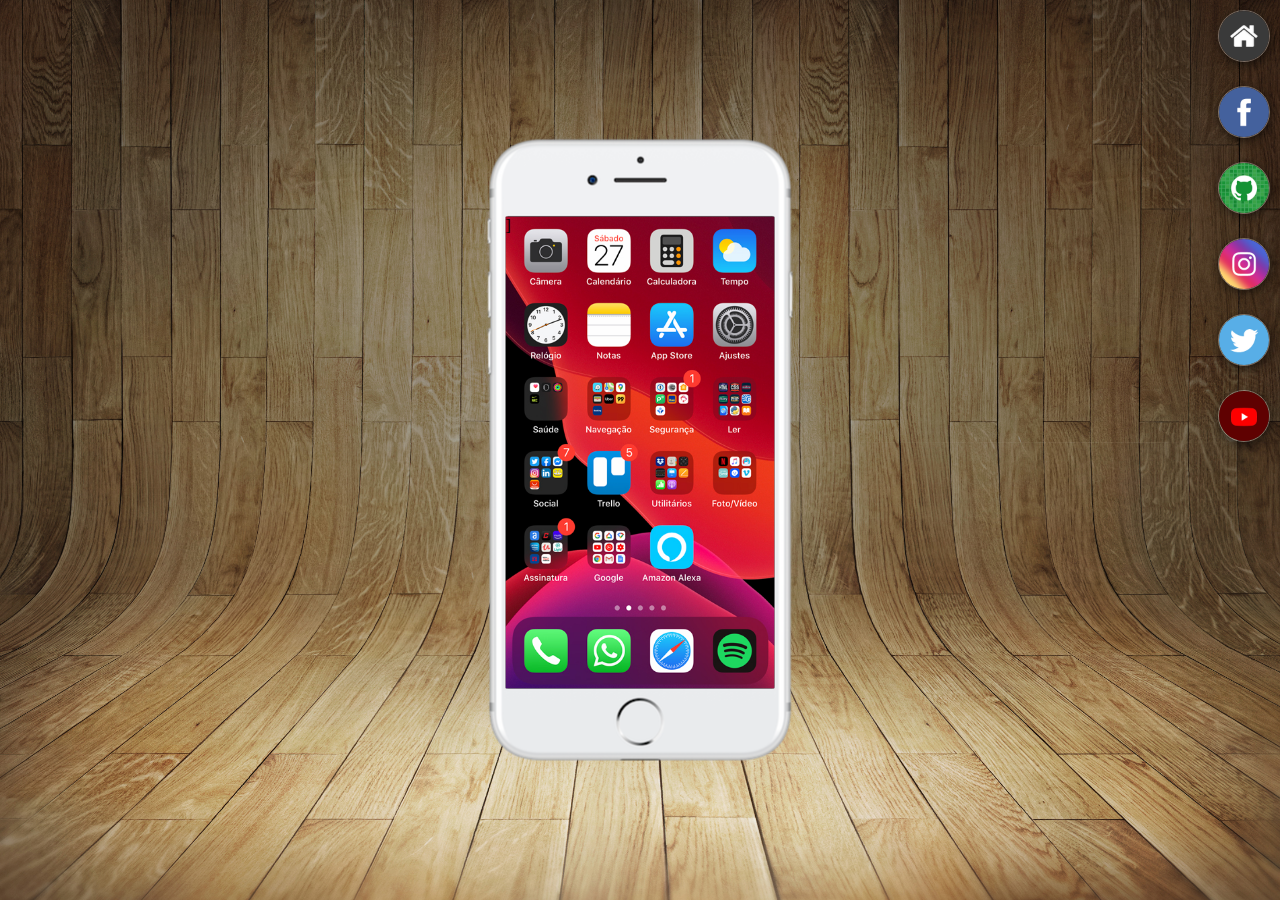
<file: index.html>
<!DOCTYPE html>
<html lang="pt-br">
<head>
    <meta charset="UTF-8">
    <meta name="viewport" content="width=device-width, initial-scale=1.0">
    <title>Redes socias</title>
    <link rel="stylesheet" href="estilo/style.css">
</head>
<body>
   <main>
    <section id="telefone">
        <iframe src="home.html" frameborder="0" name="tela" id="tela"></iframe>
    </section>
    <section id="redes-socias">
     
<a href="home.html" target="tela"><img src="imagens/logo-home.jpg" alt="Home"></a><br>
<a href="facebook.html" target="tela"><img src="imagens/logo-facebook.jpg" alt="logo-facebook"></a><br>
<a href="github.html" target="tela"><img src="imagens/logo-github.jpg" alt="Git-hub"></a><br>
<a href="instagran.html" target="tela"><img src="imagens/logo-instagram.jpg"alt="logo-instagram"></a><br>
<a href="twitter.html" target="tela"><img src="imagens/logo-twitter.jpg" alt="Twitter"></a><br>
<a href="youtube.html" target="tela"><img src="imagens/logo-youtube.jpg" alt=""></a>

    </section>
   </main>

</body>
</html>
</file>
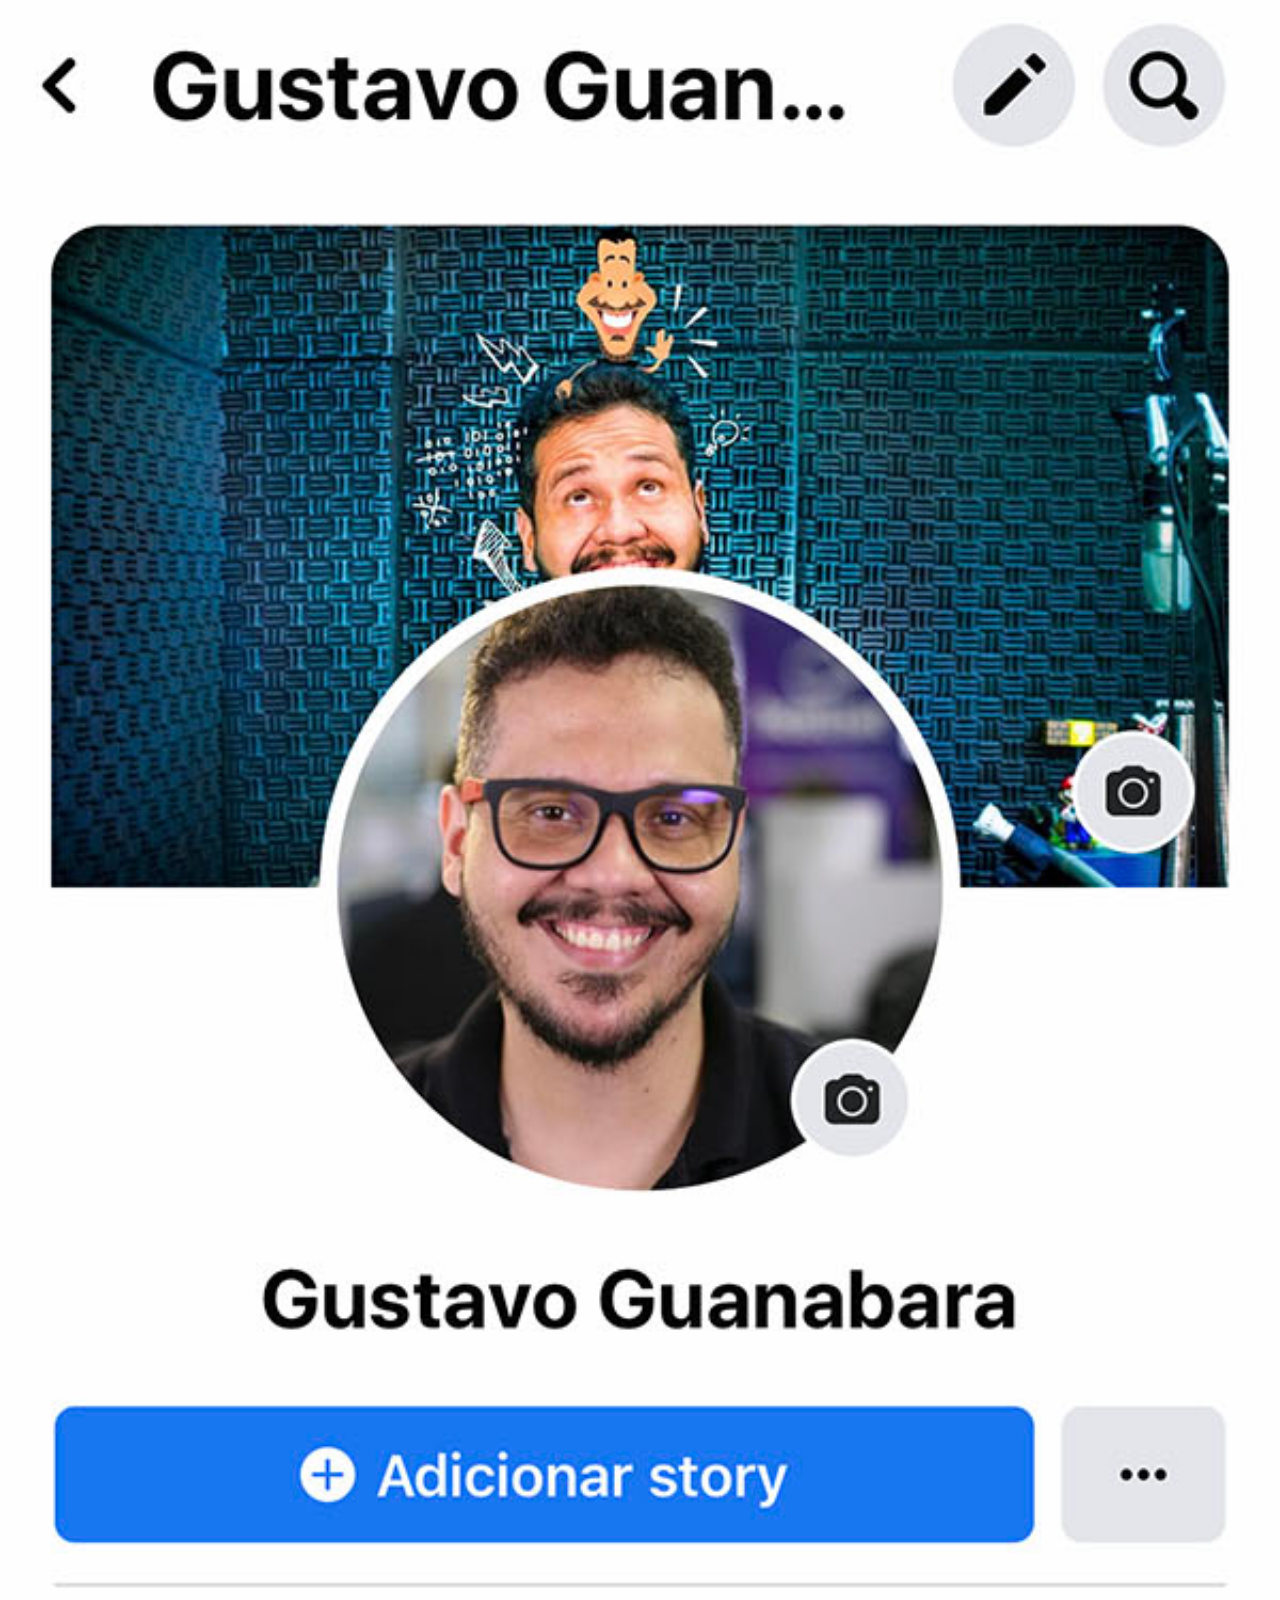
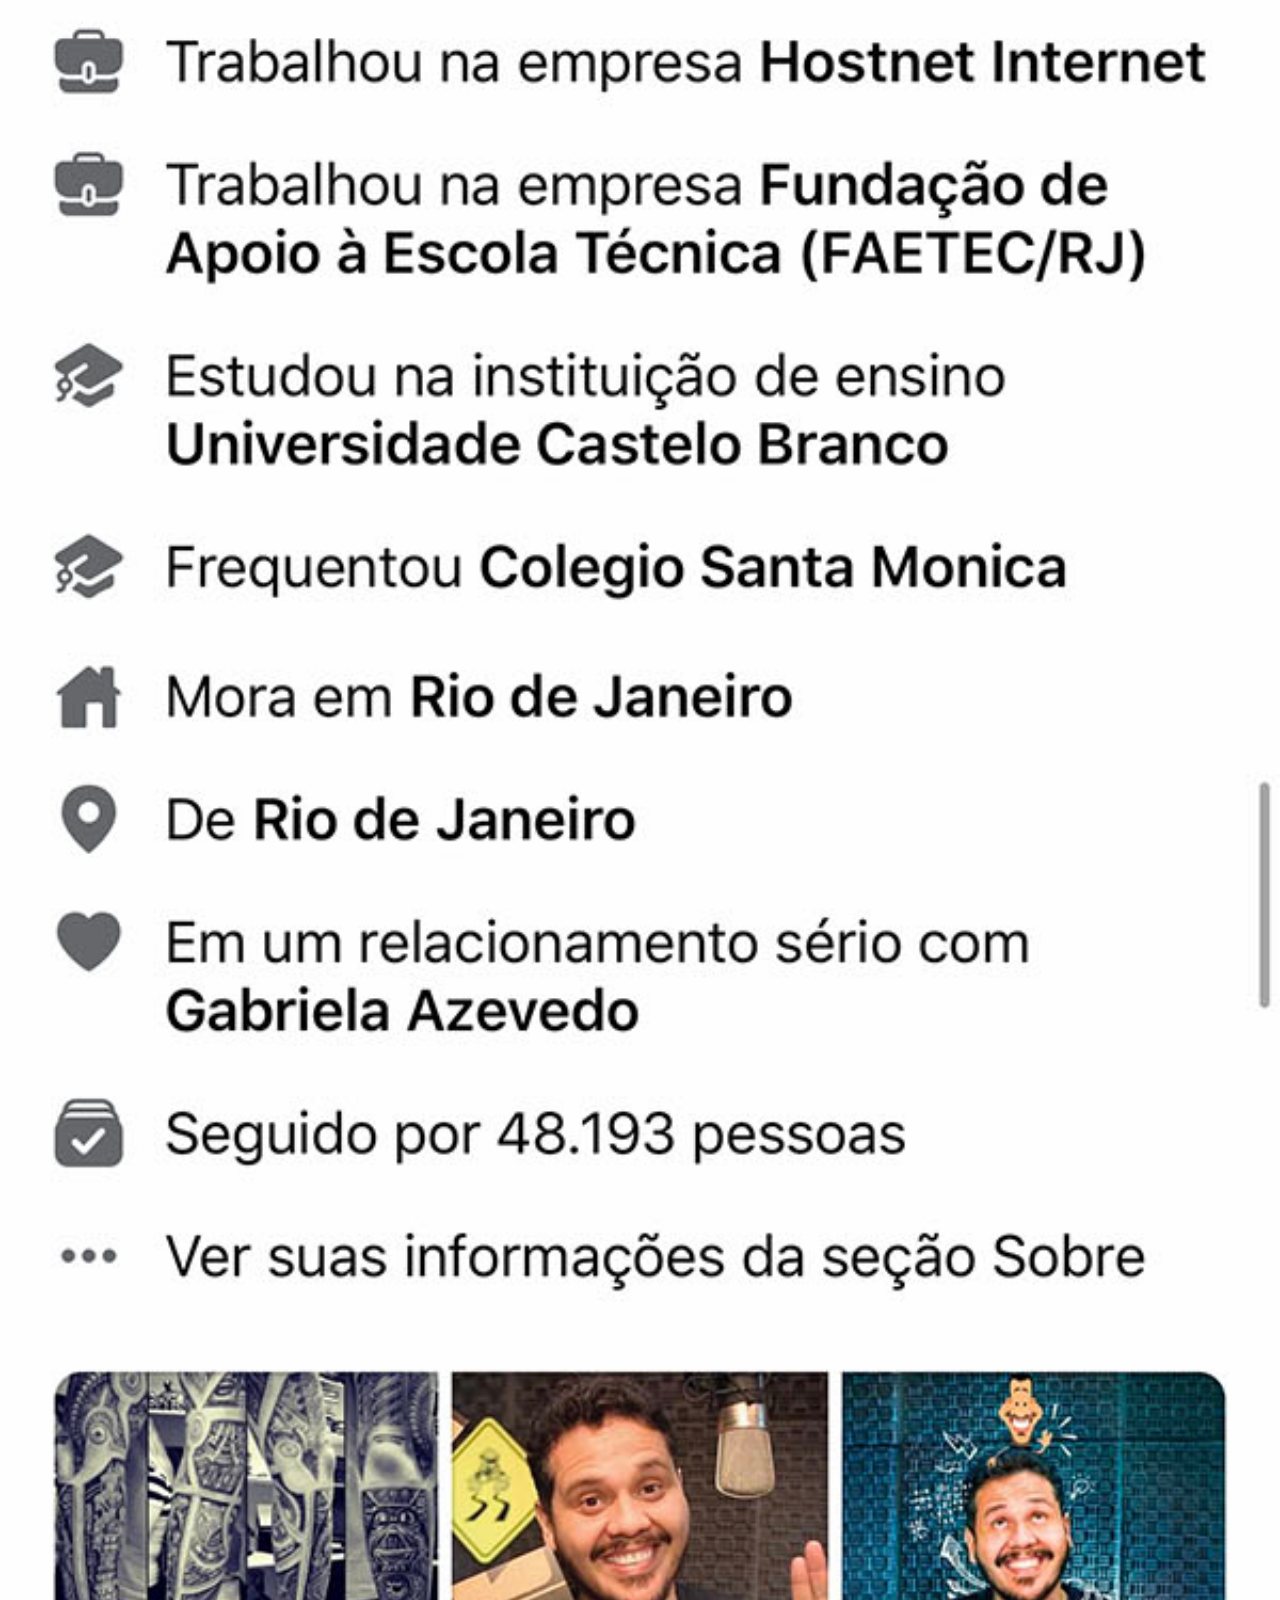
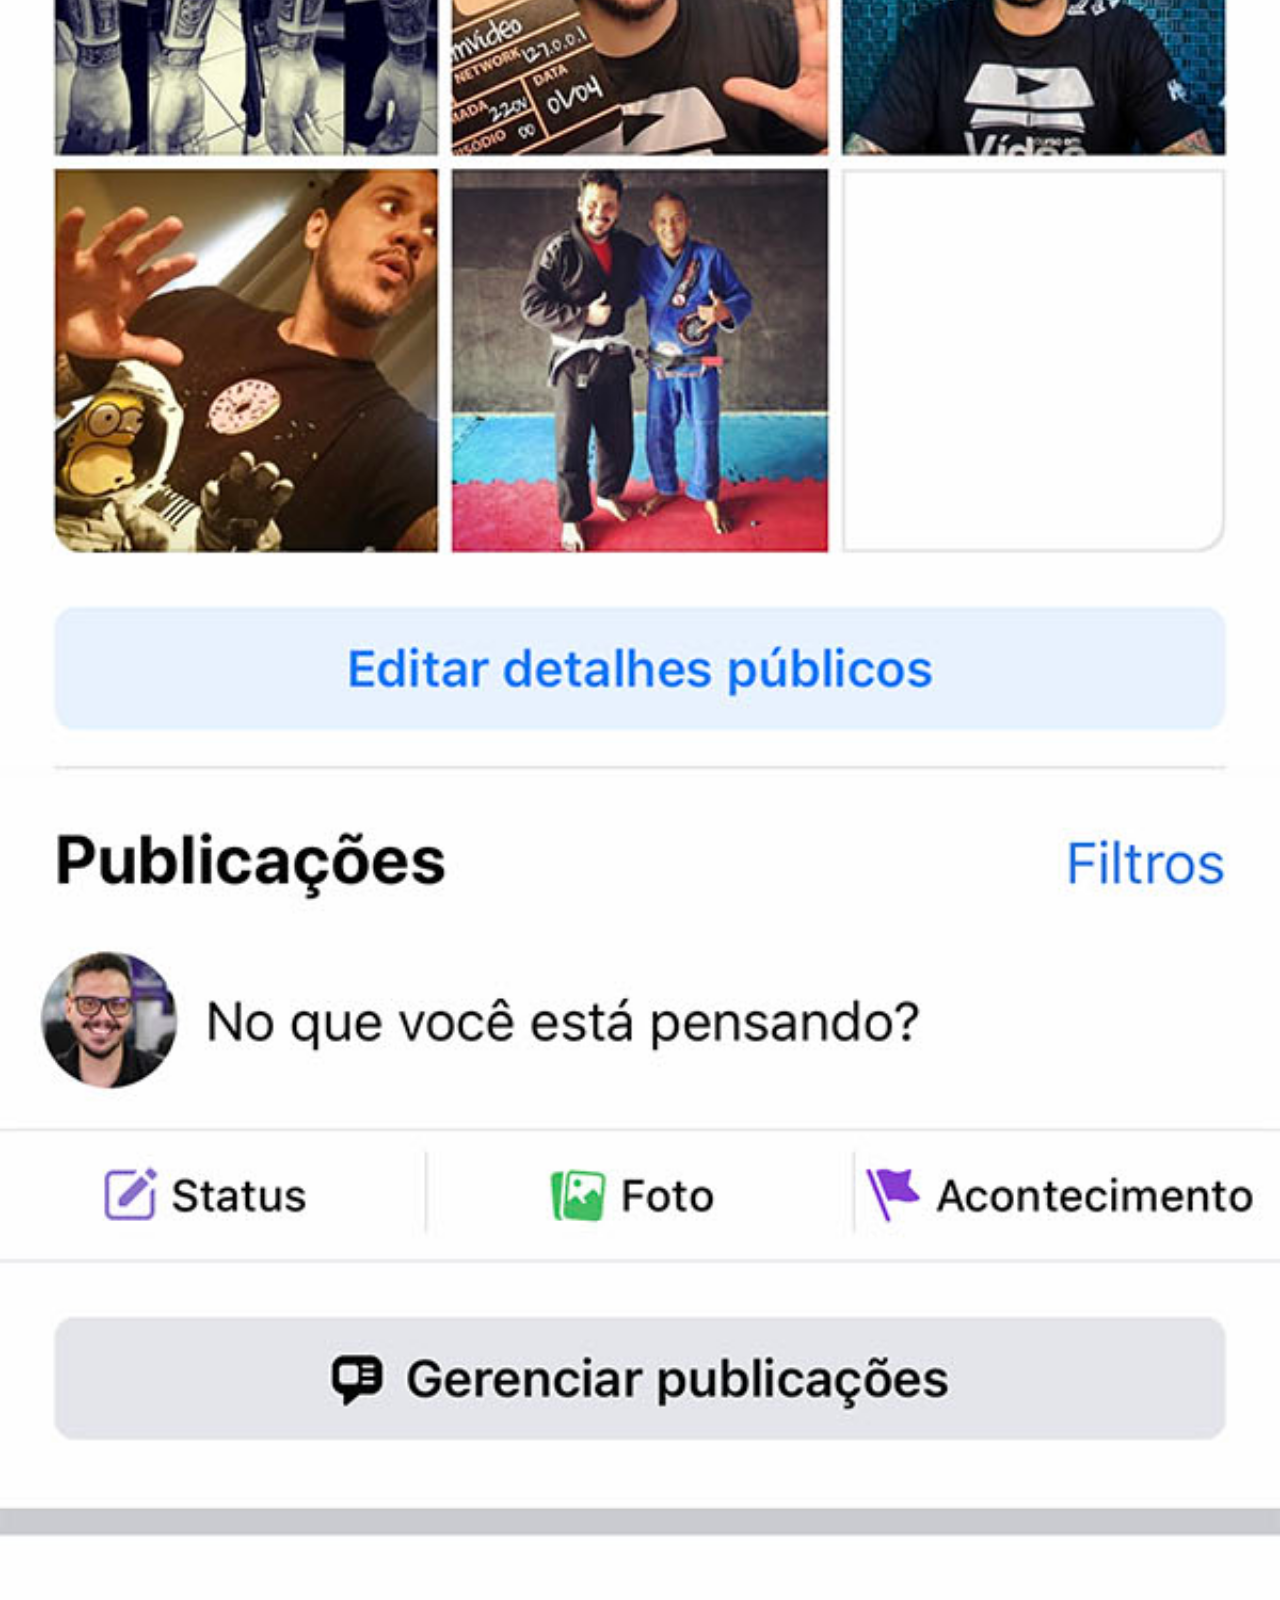
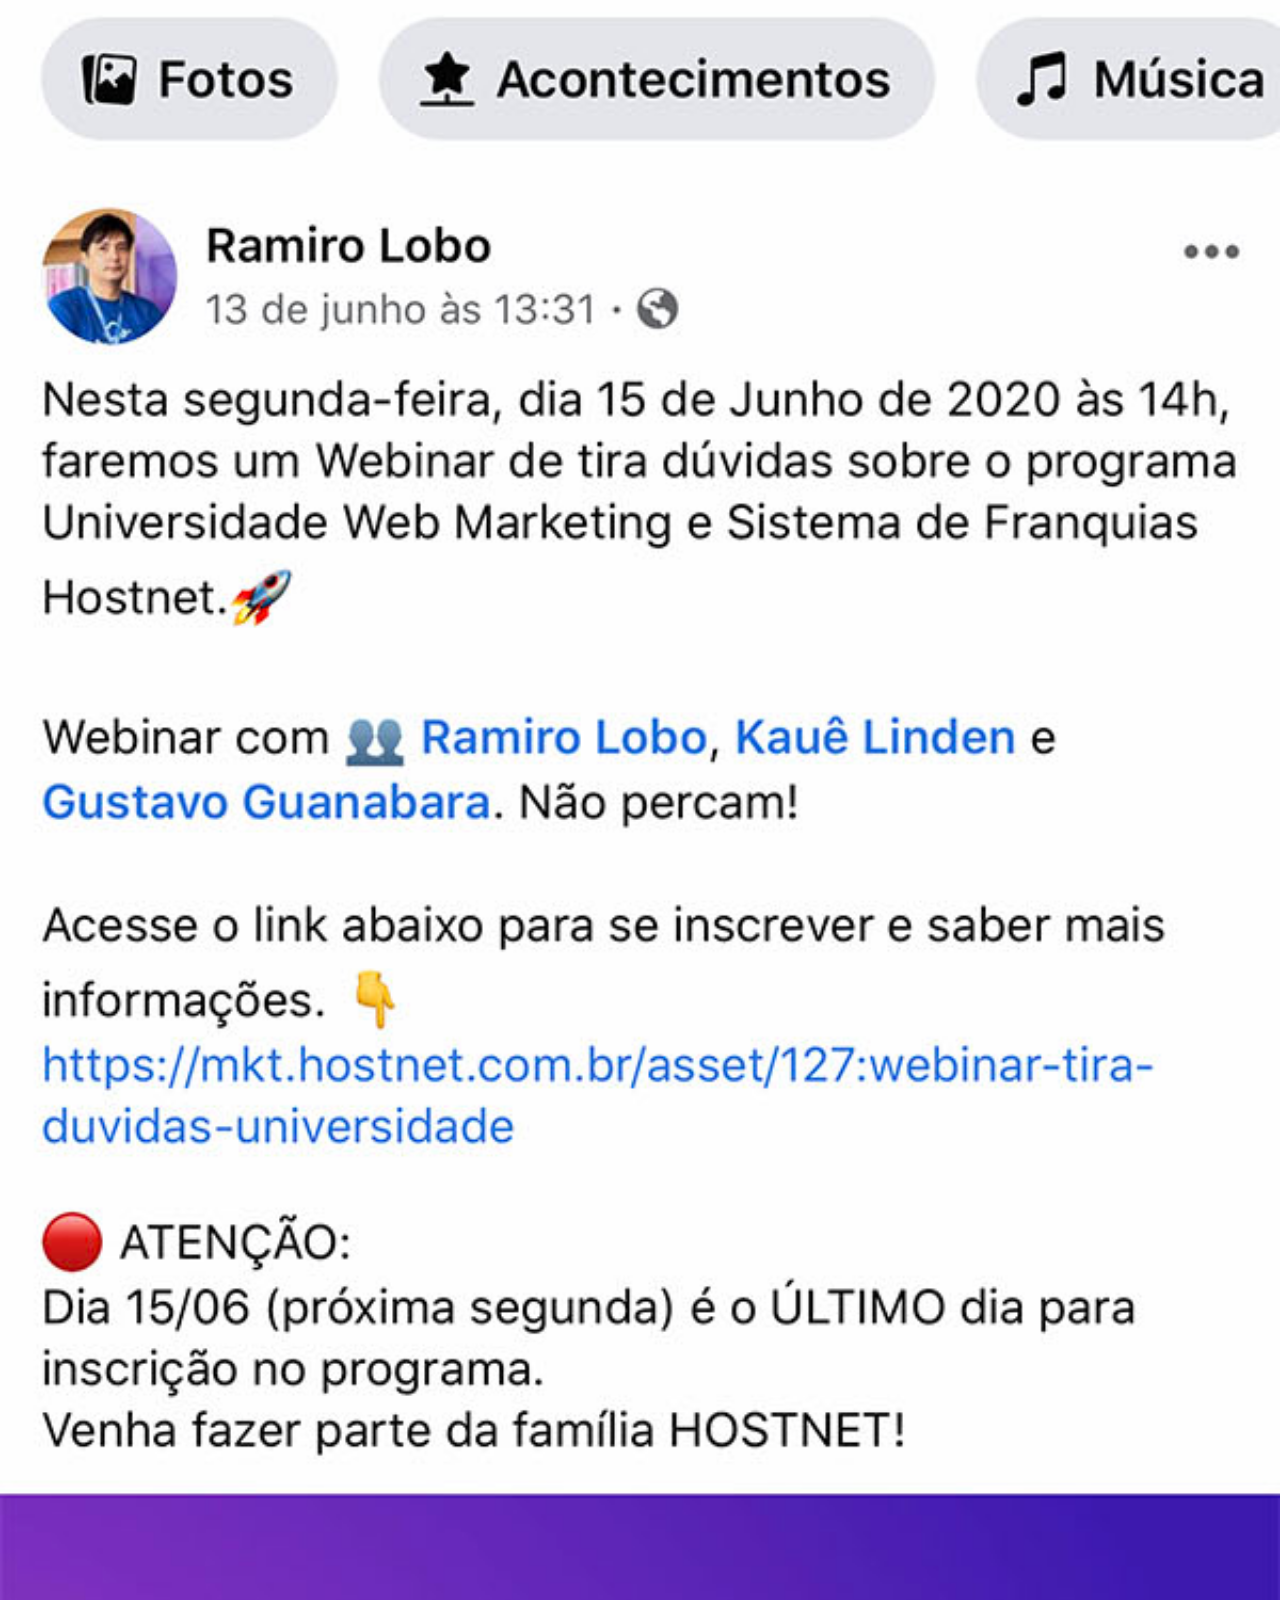
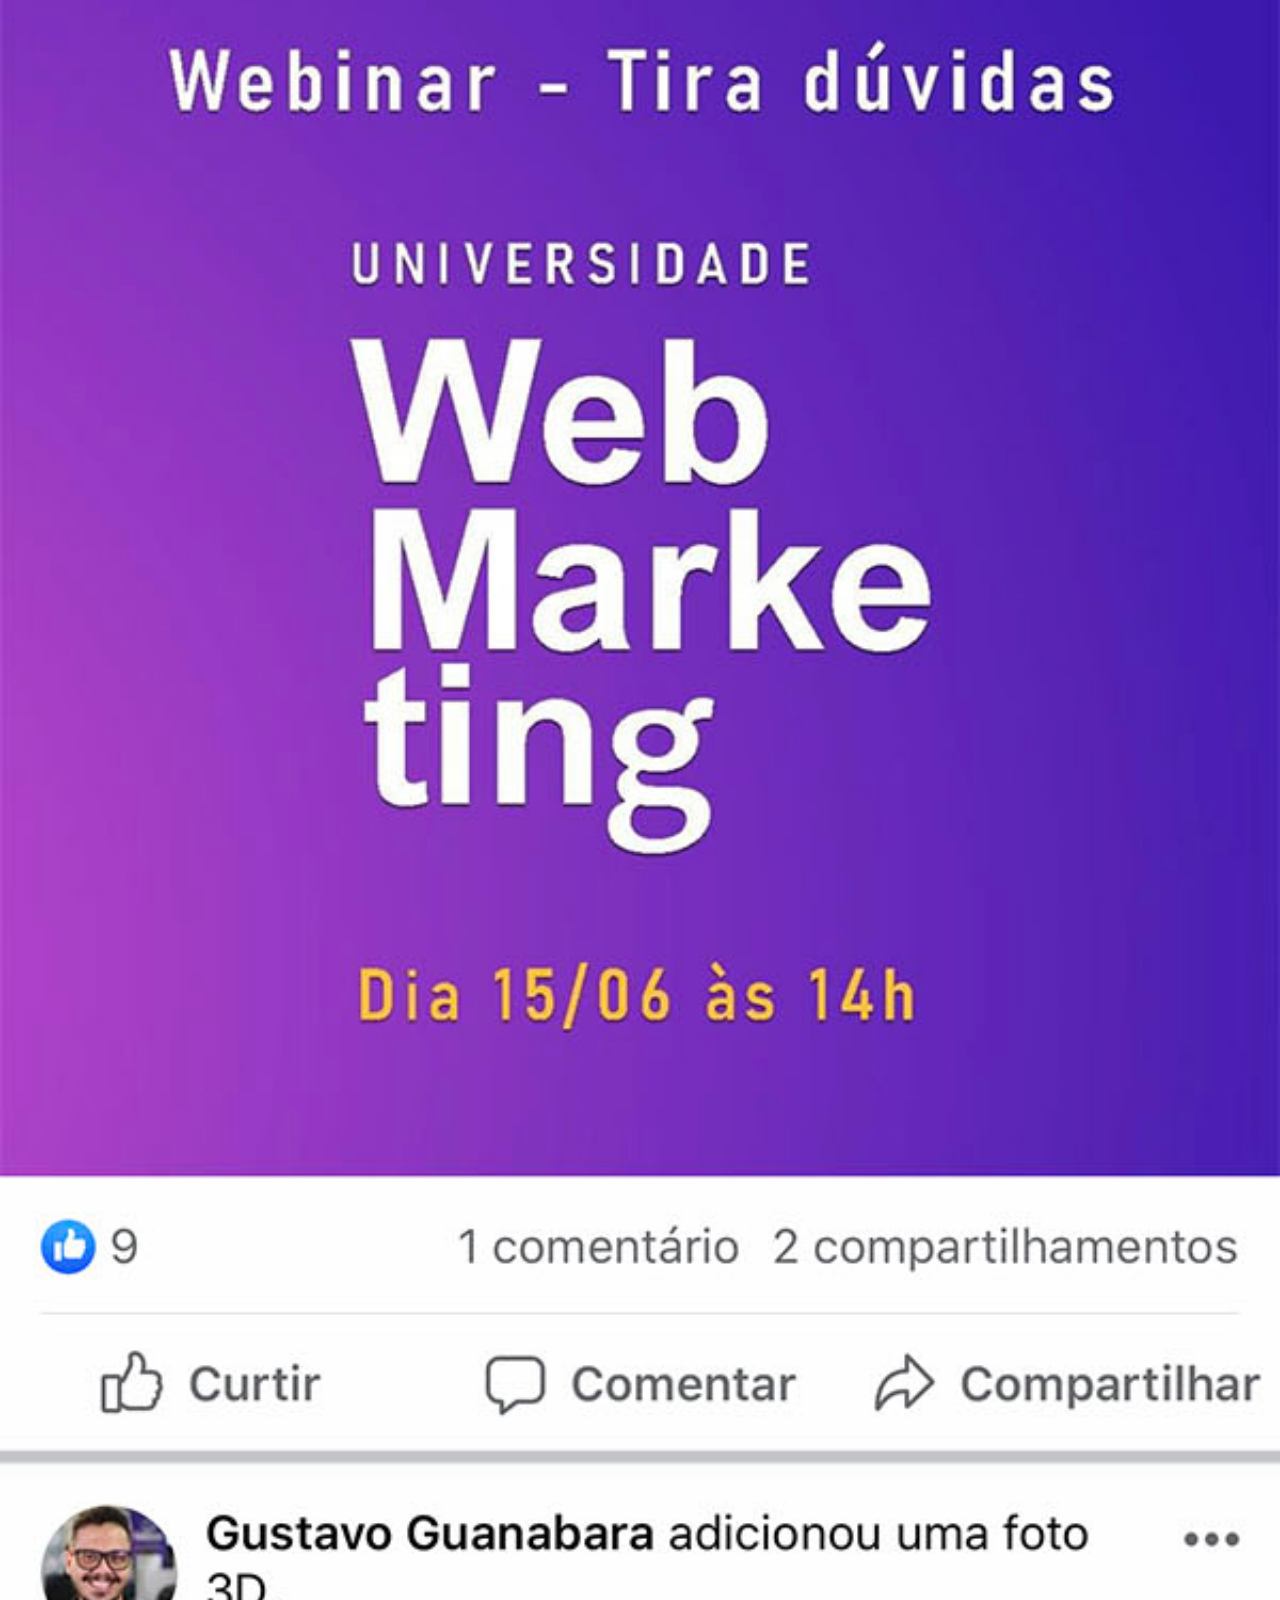
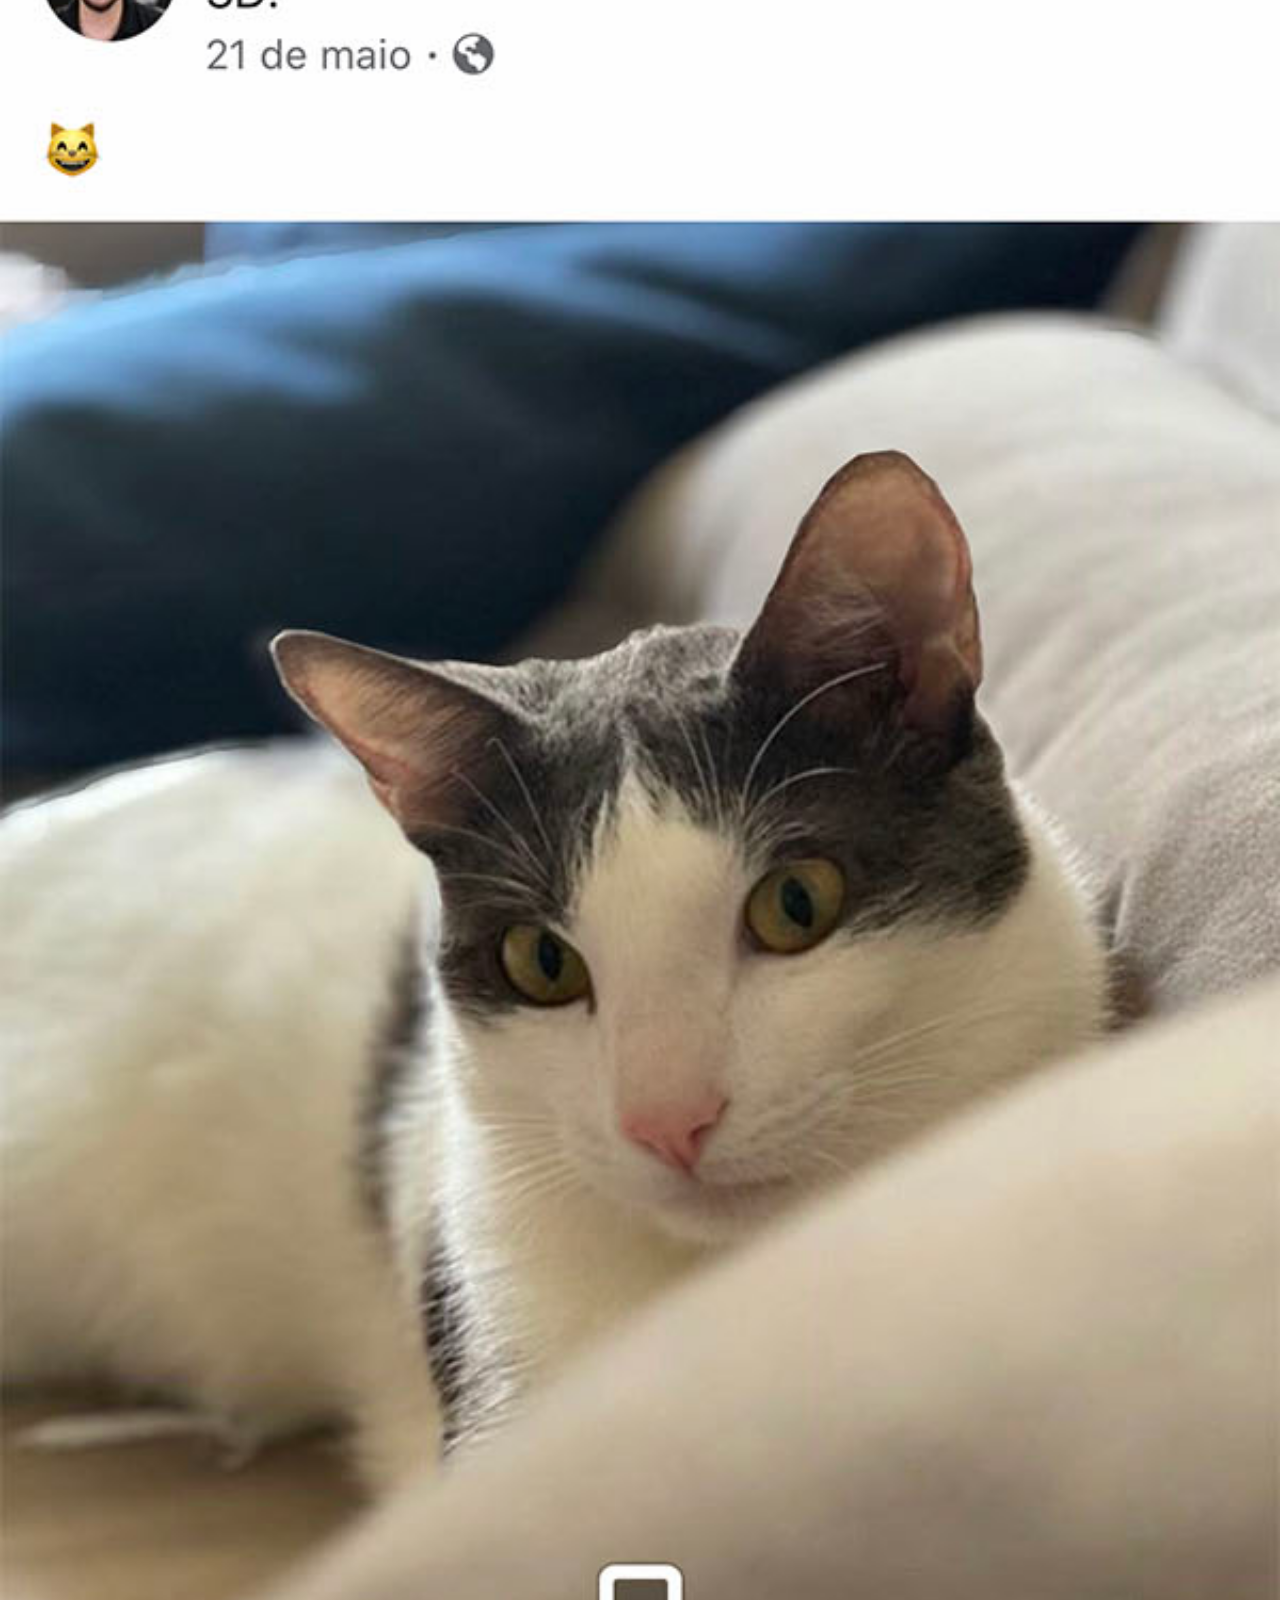
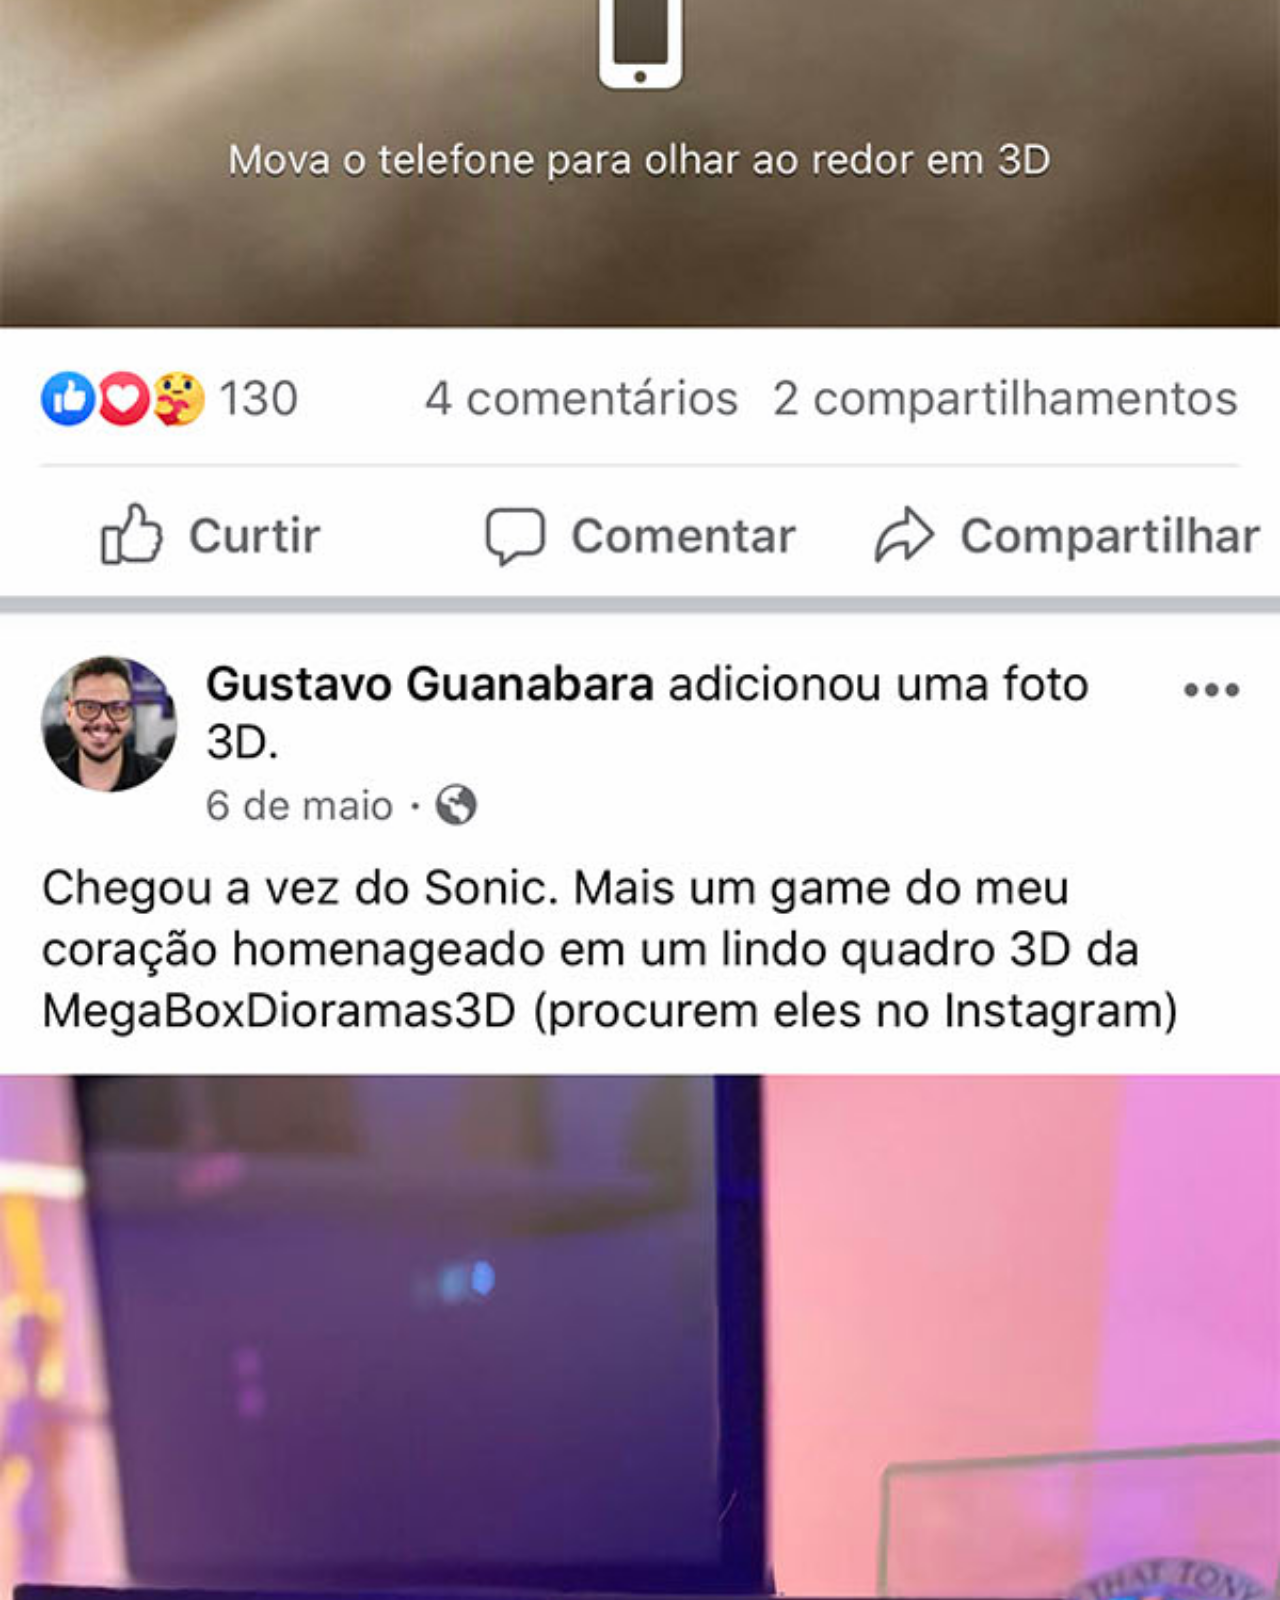
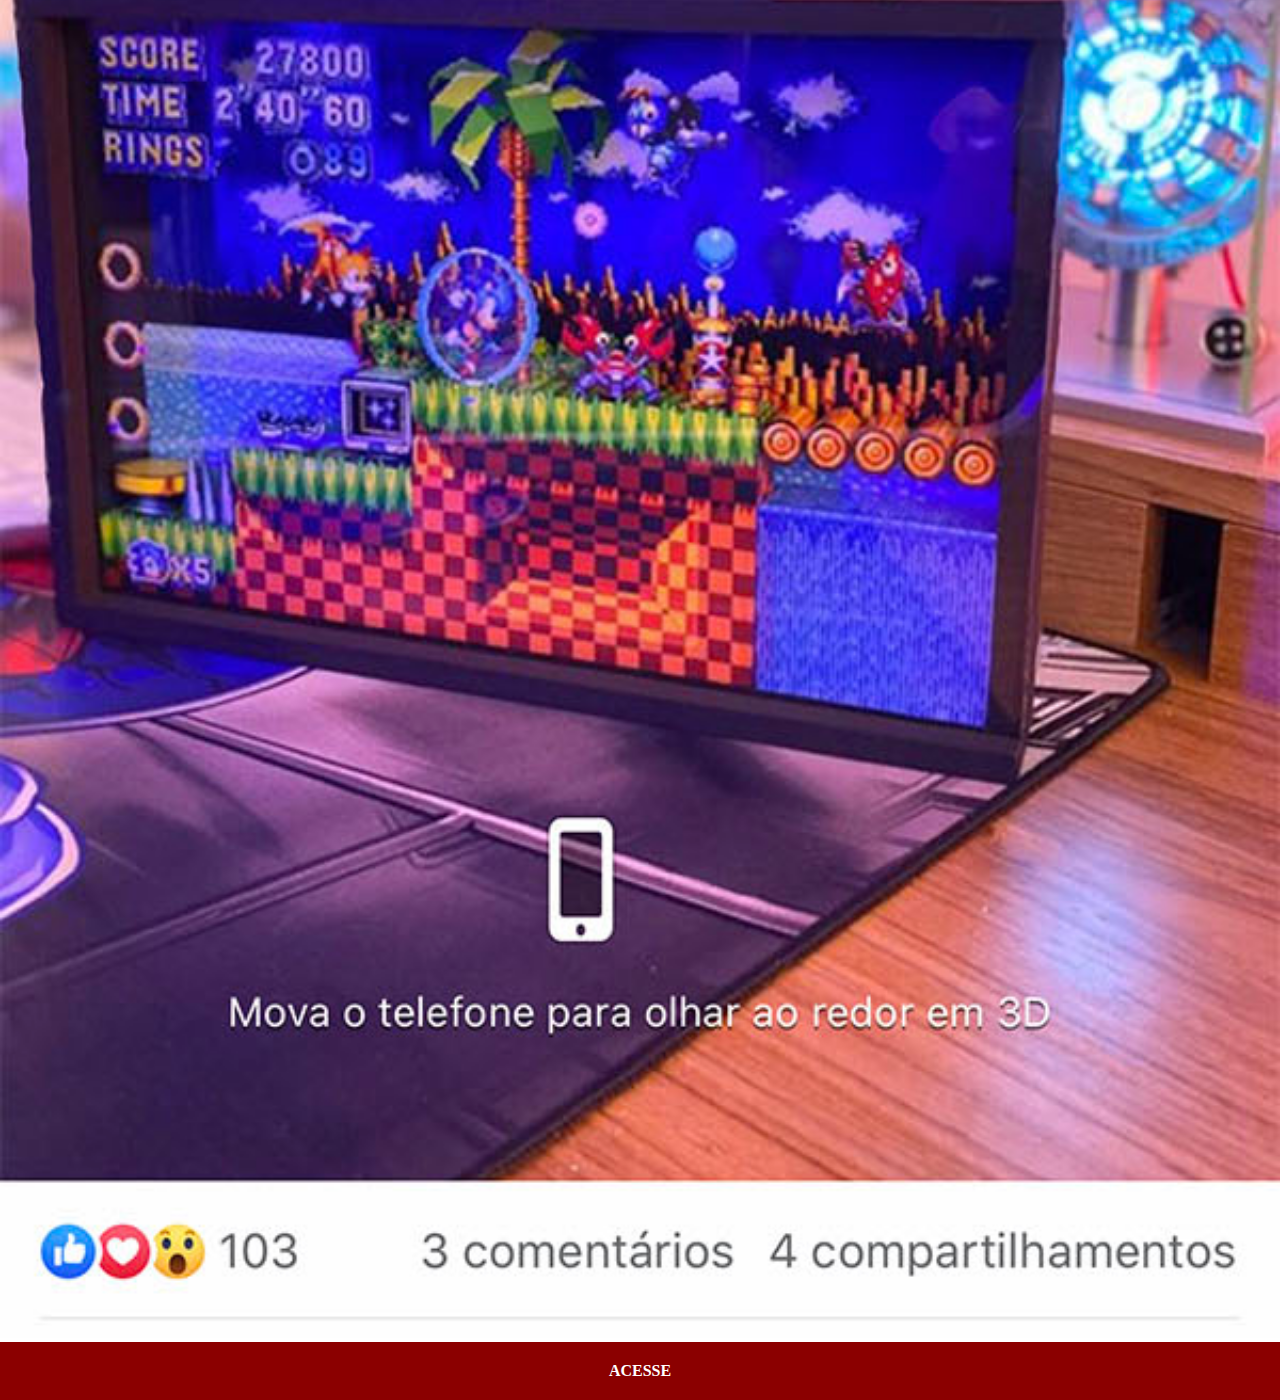
<file: facebook.html>
<!DOCTYPE html>
<html lang="en">
<head>
    <meta charset="UTF-8">
    <meta name="viewport" content="width=device-width, initial-scale=1.0">
    <title>Facebook</title>
    <link rel="stylesheet" href="estilos/social.css">
</head>
<body>
    <img src="imagens/tela-facebook.jpg" alt="">
    <a href="https://www.facebook.com/eden.kharllos/?locale=pt_BR">ACESSE</a>
</body>
</html>
</file>
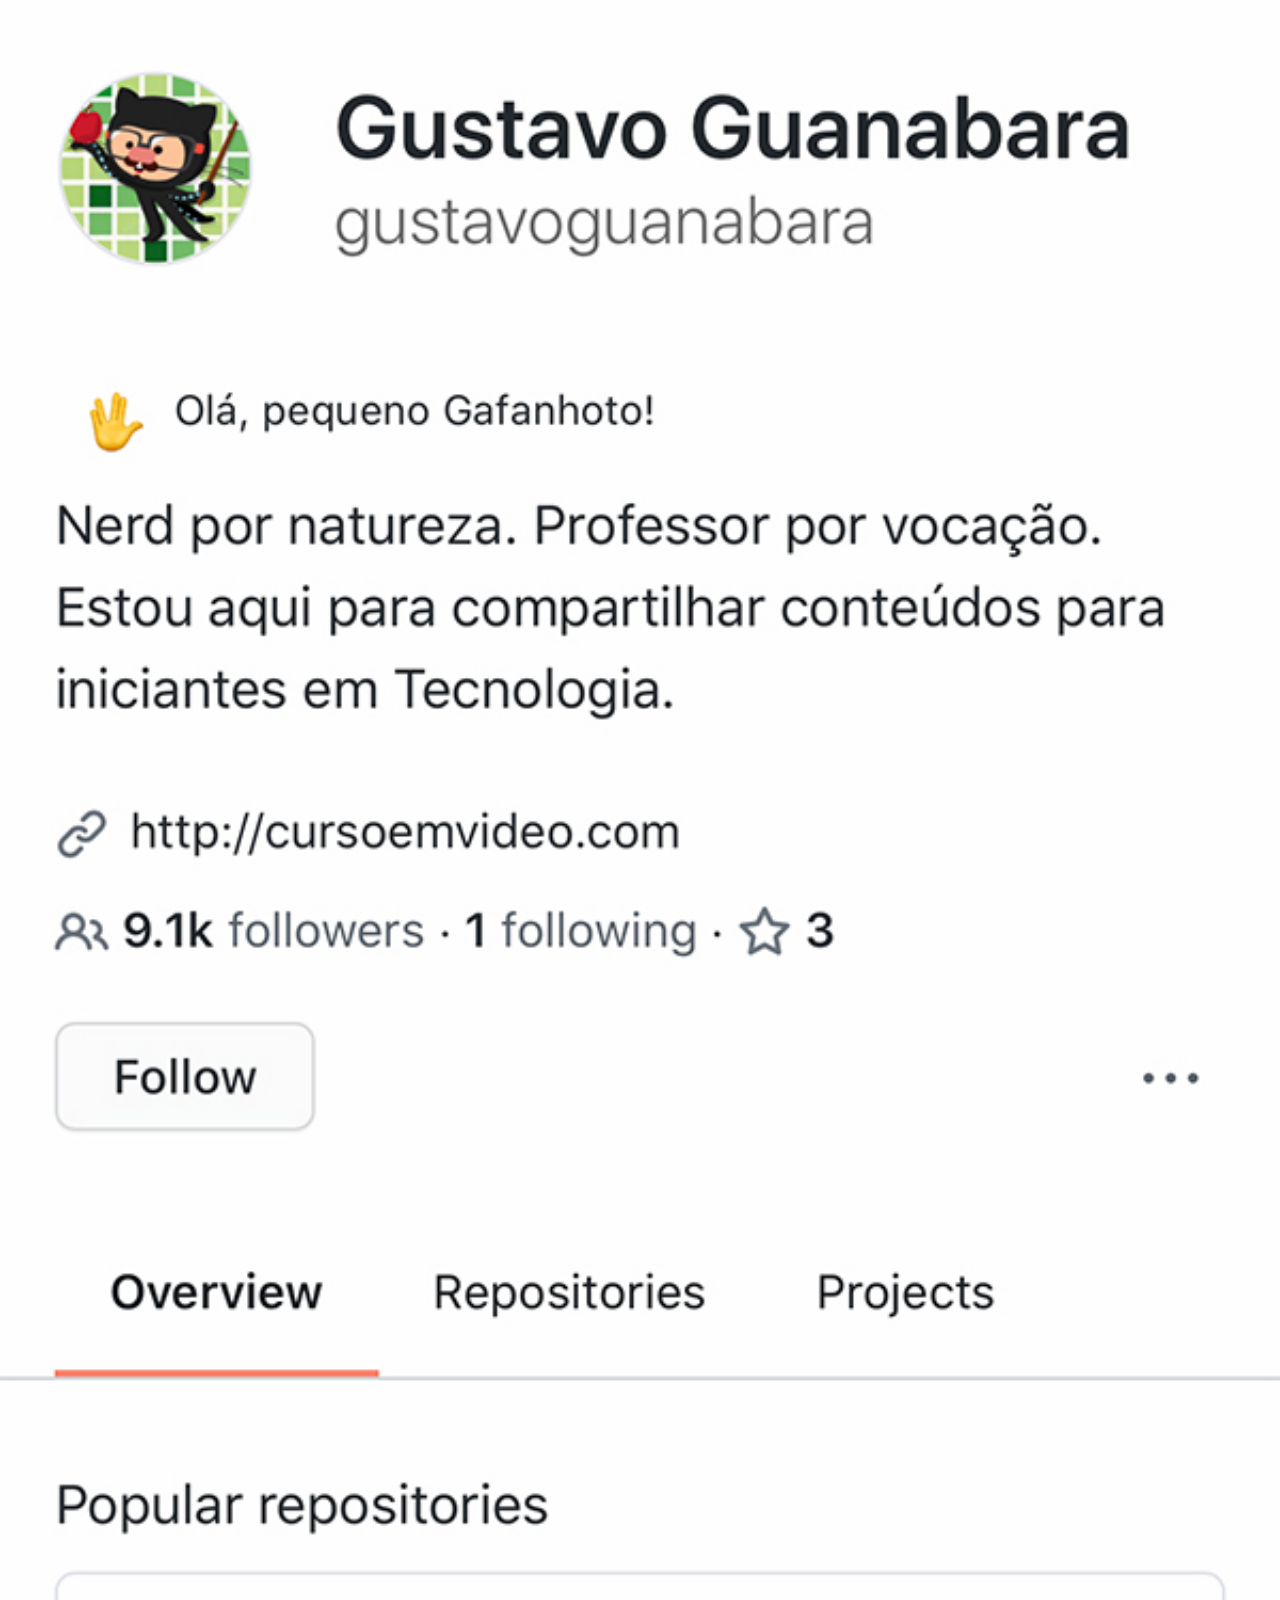
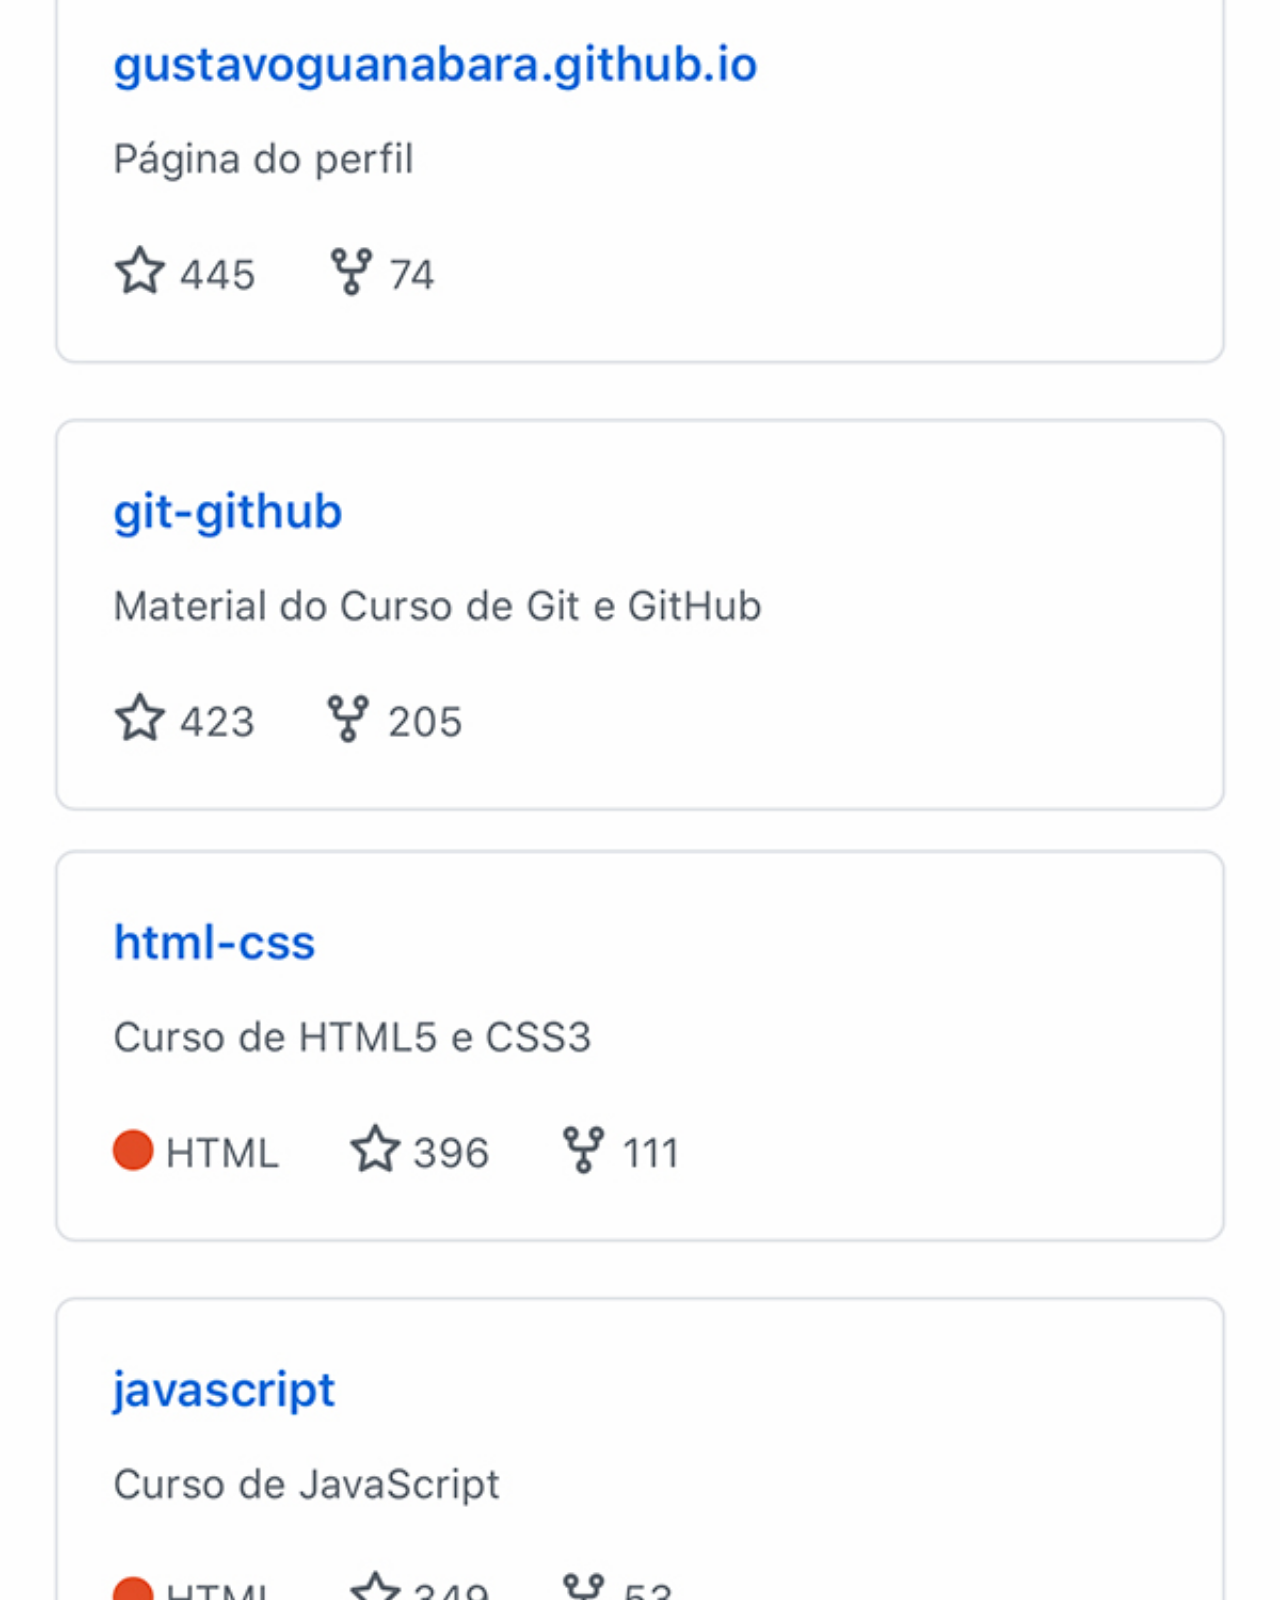
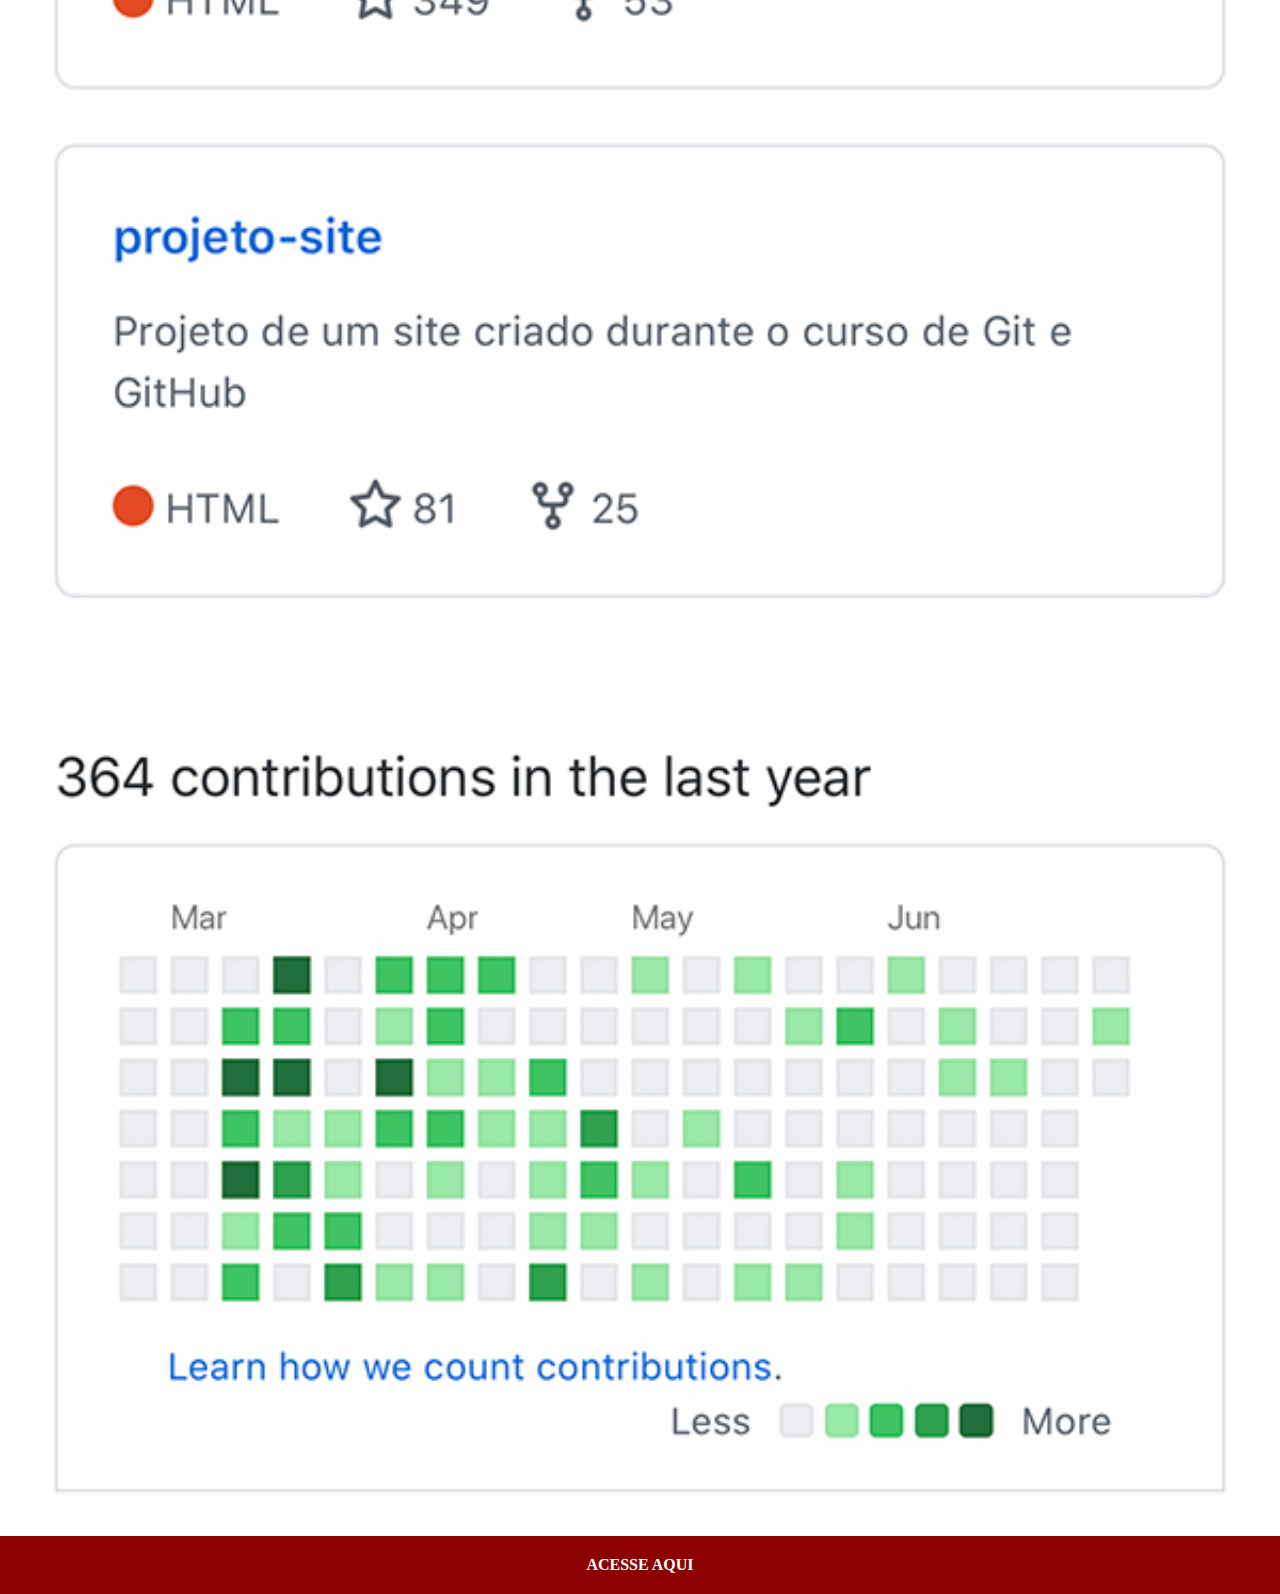
<file: github.html>
<!DOCTYPE html>
<html lang="pt-br">
<head>
    <meta charset="UTF-8">
    <meta name="viewport" content="width=device-width, initial-scale=1.0">
    <title>Document</title>
    <link rel="stylesheet" href="estilos/social.css">
</head>
<body>
    <img src="imagens/tela-github.jpg" alt="Git-hub">
    <a href="https://github.com/gustavoguanabara">ACESSE AQUI</a>
</body>
</html>
</file>
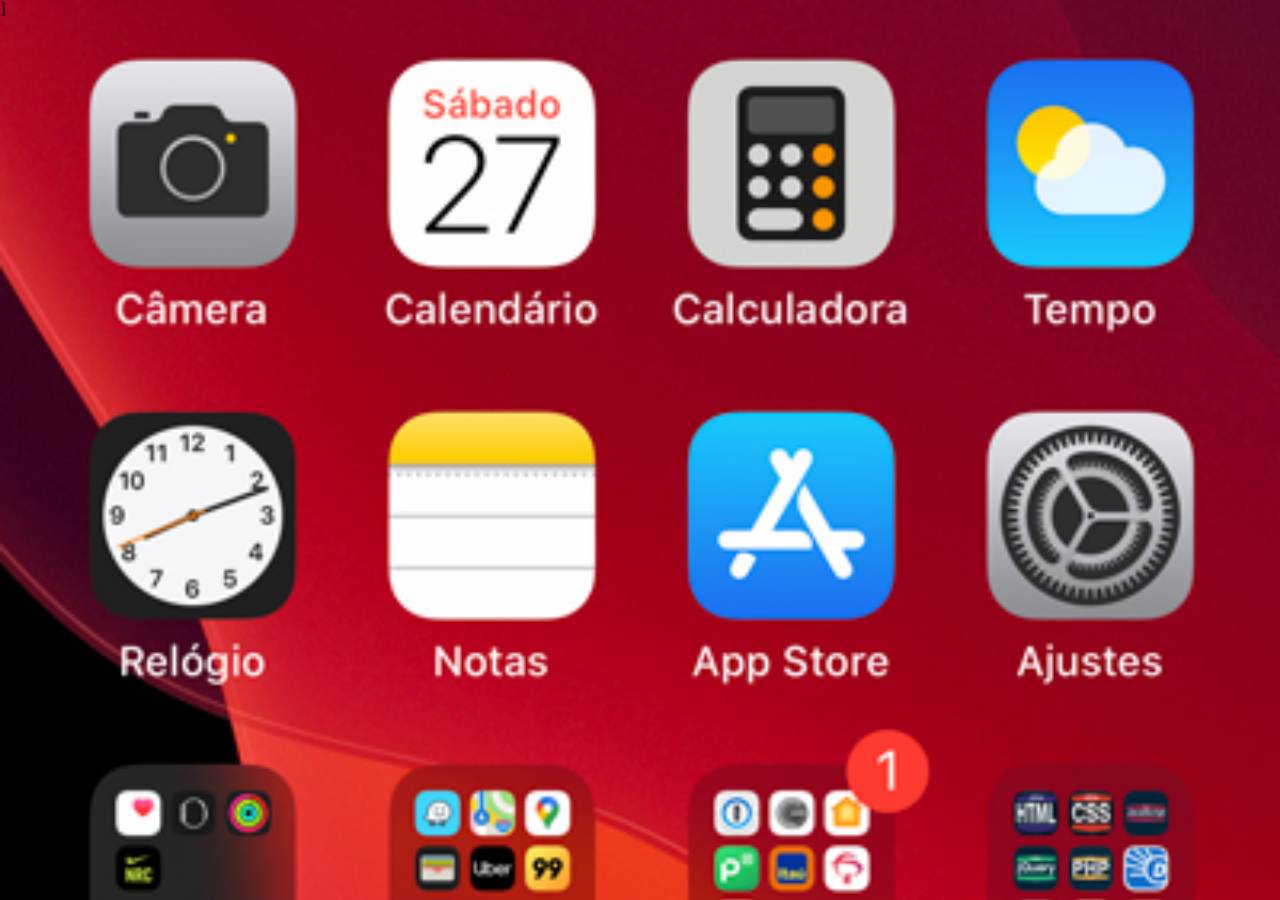
<file: home.html>
<!DOCTYPE html>
<html lang="pt-br">
<head>
    <meta charset="UTF-8">
    <meta name="viewport" content="width=device-width, initial-scale=1.0">
    <title>Home</title>

    <style>
        *{
            margin: 0px;
            padding: 0px;}
            body{
                background: black url(imagens/tela-home.jpg) no-repeat top center;
            background-size: cover;
            }
    </style>]
    
</head>
<body>
    
</body>
</html>
</file>
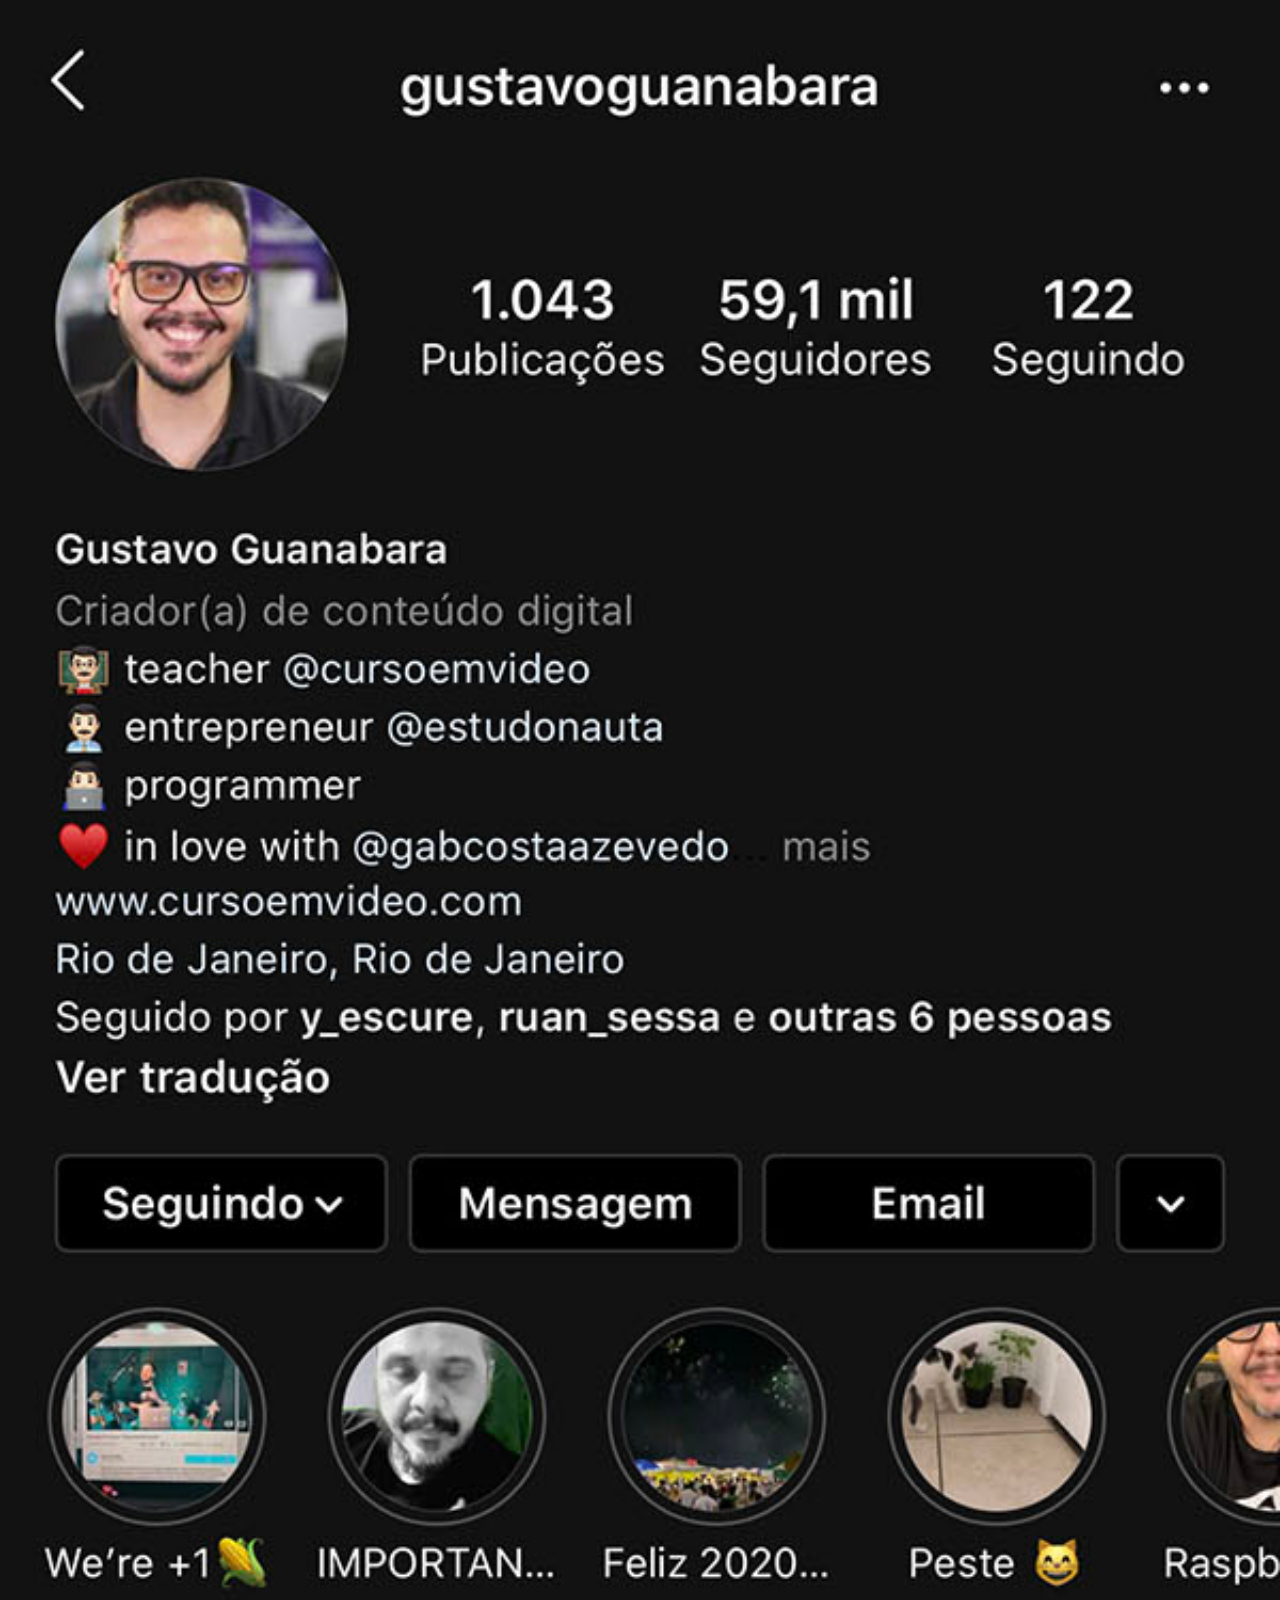
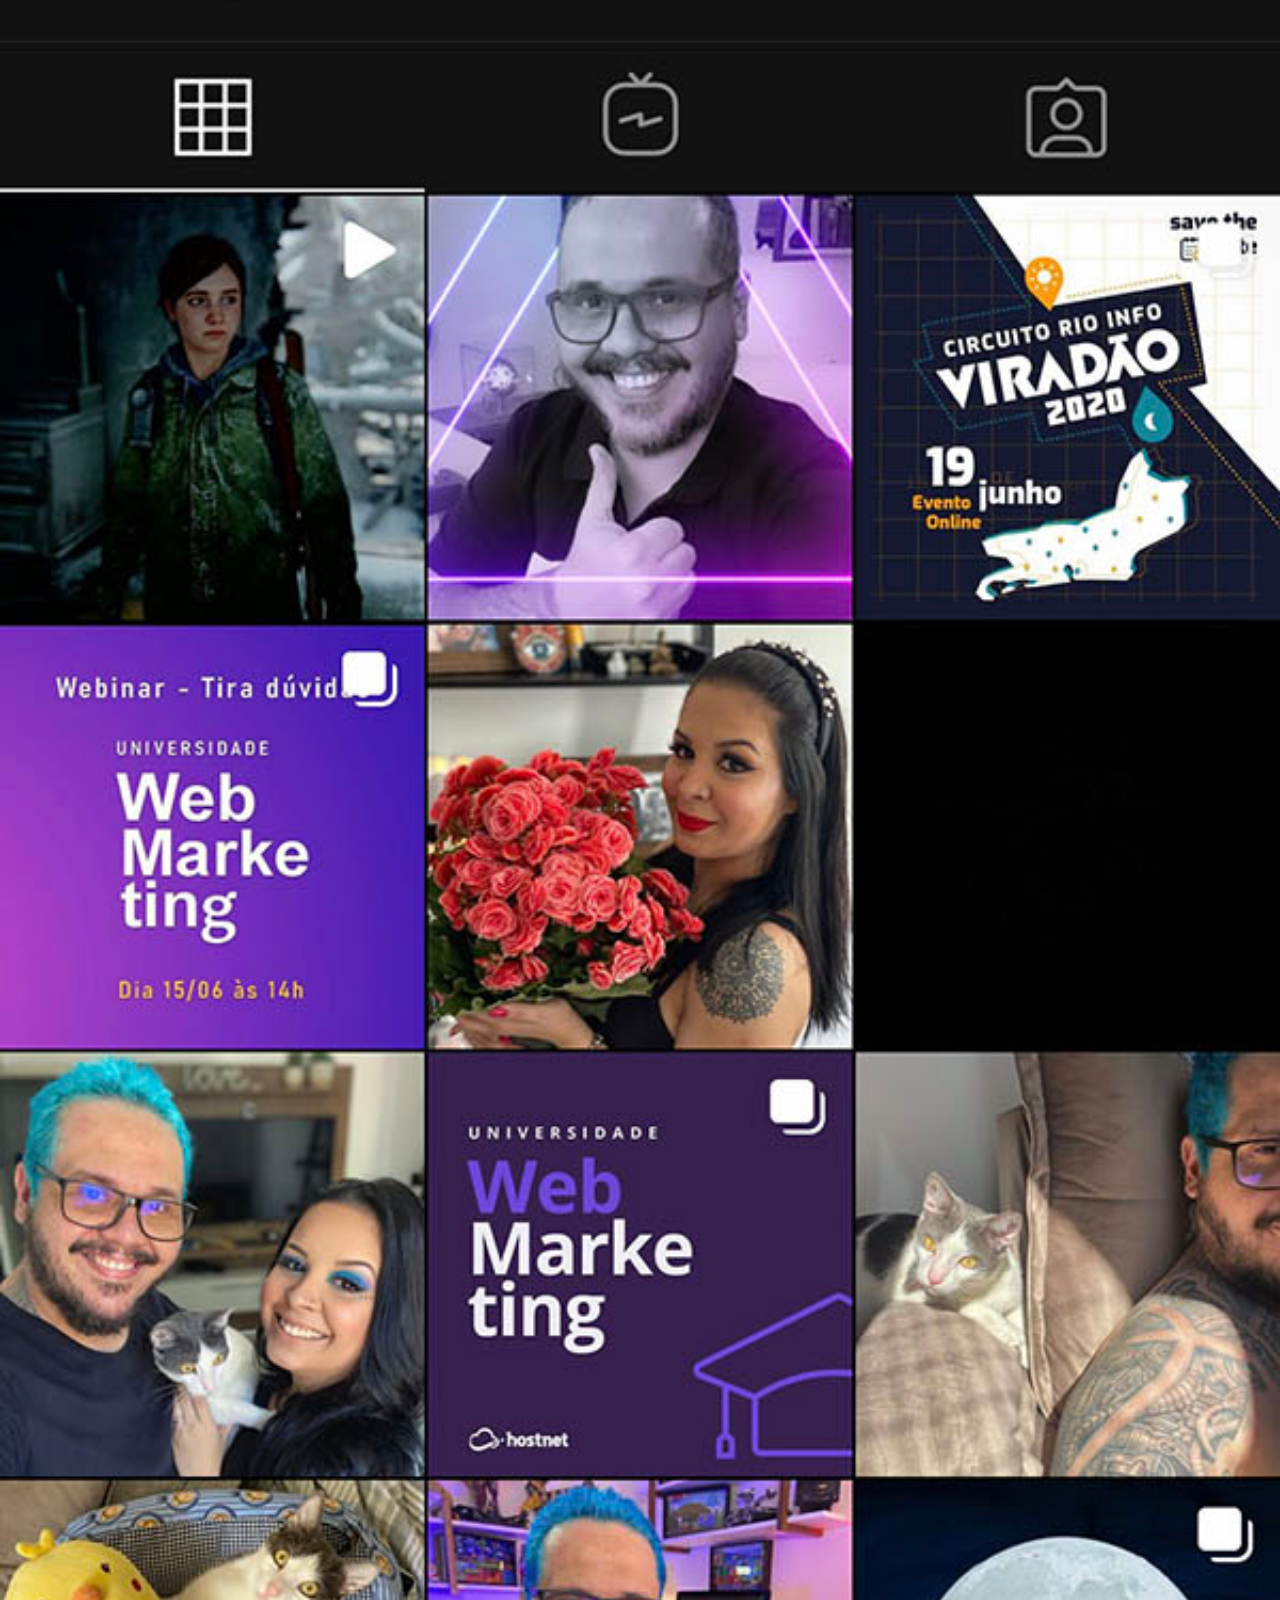
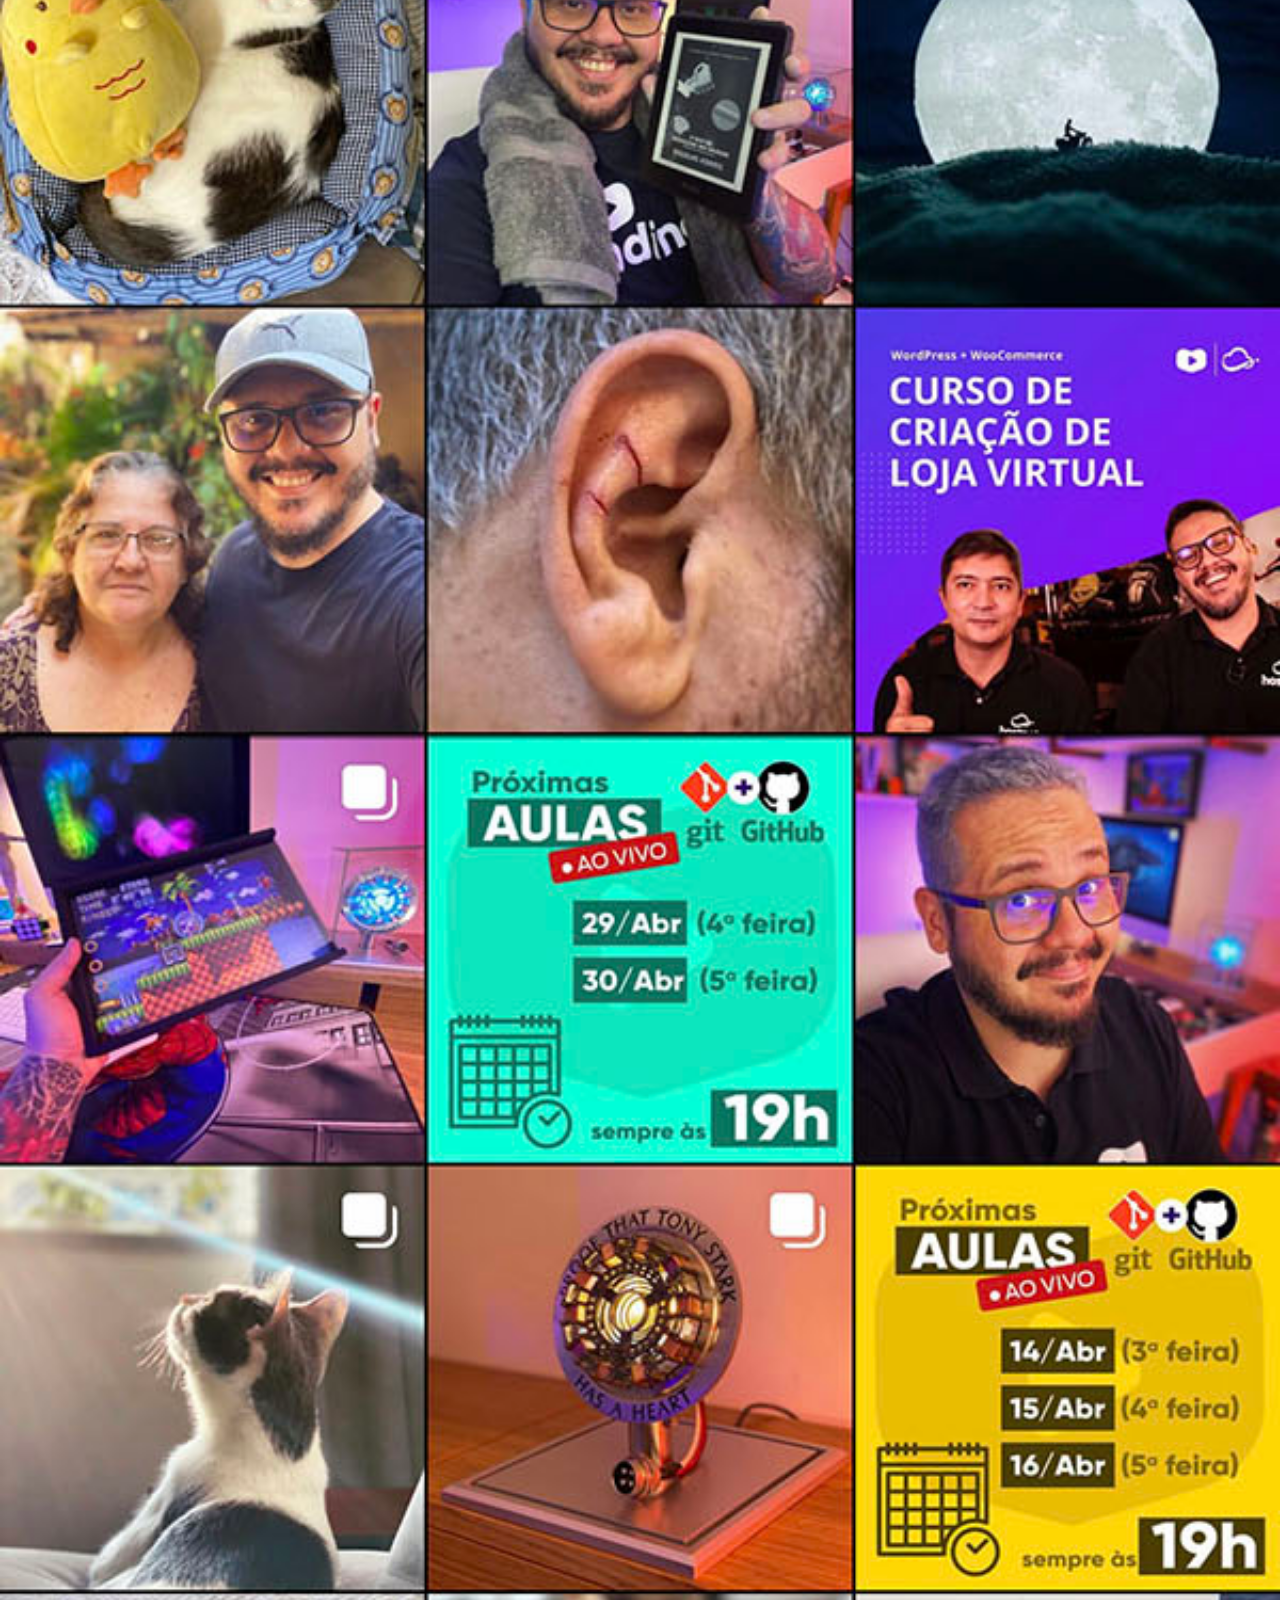
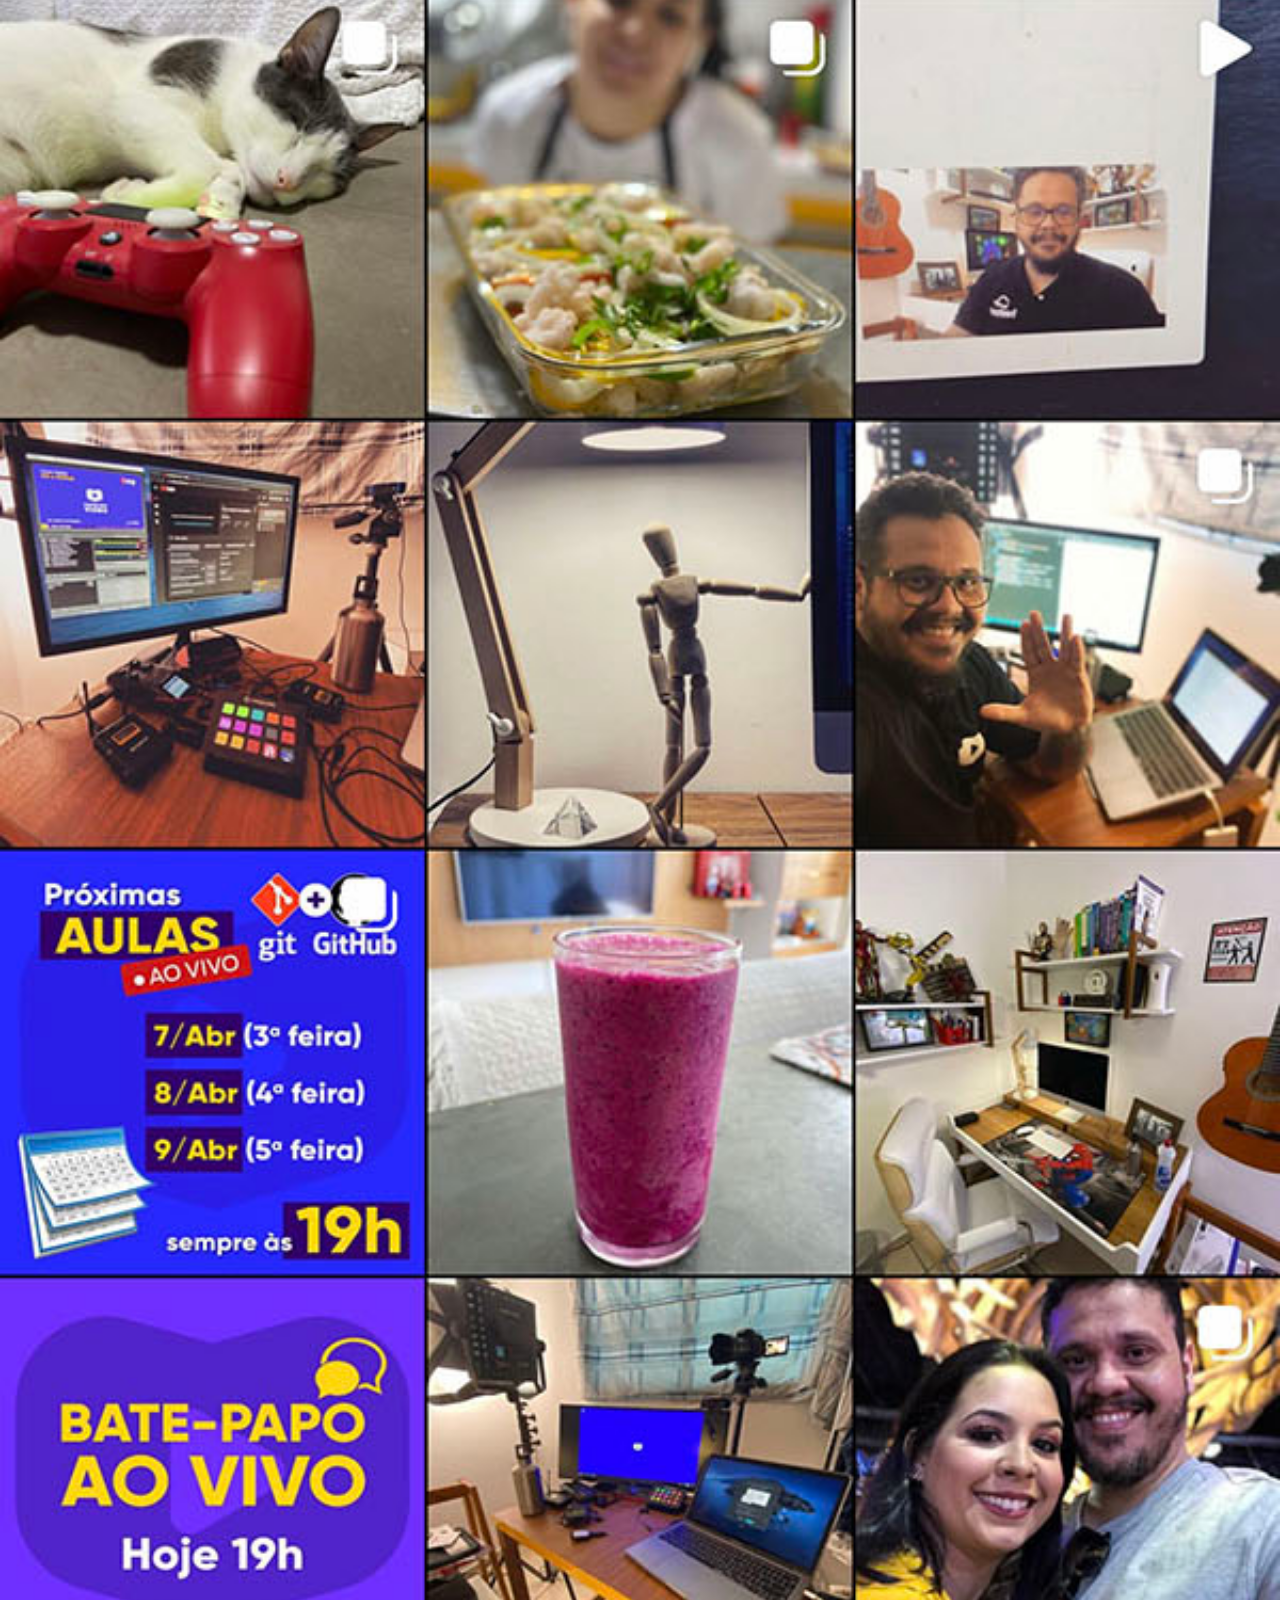
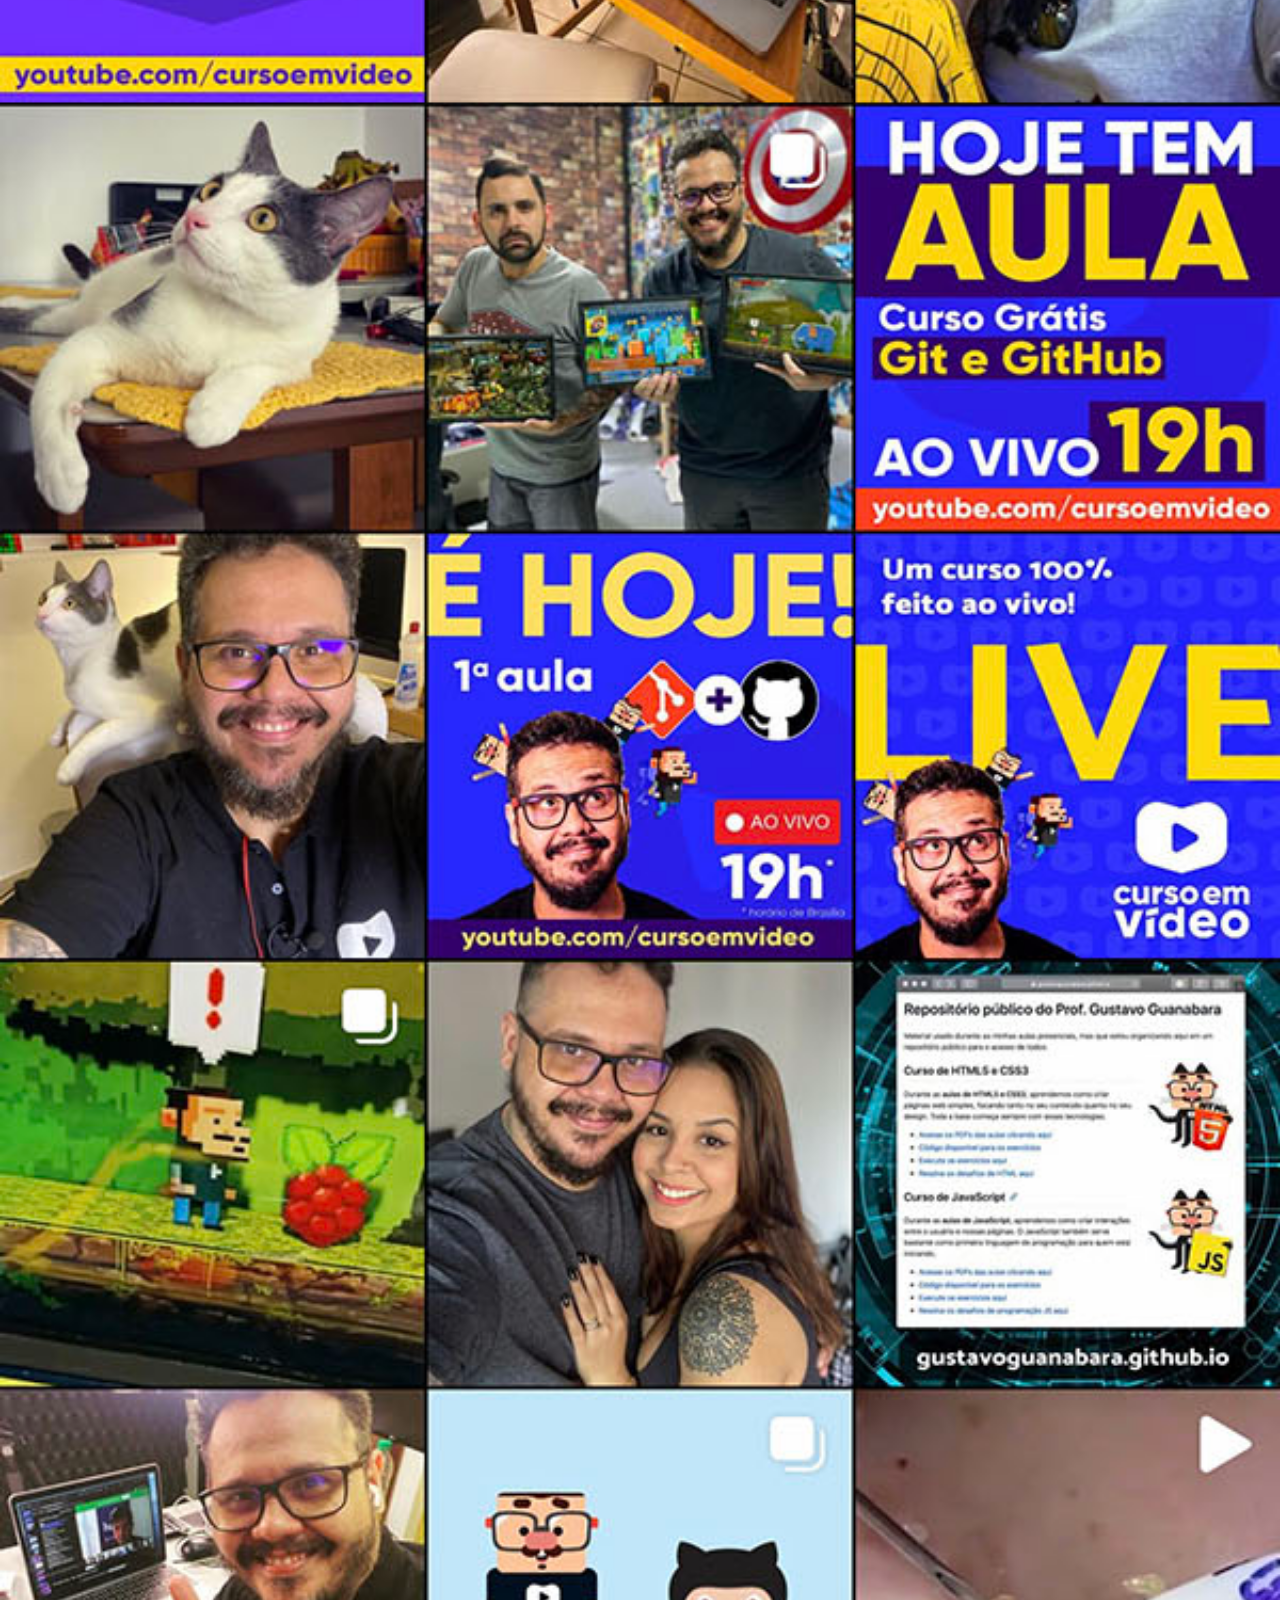
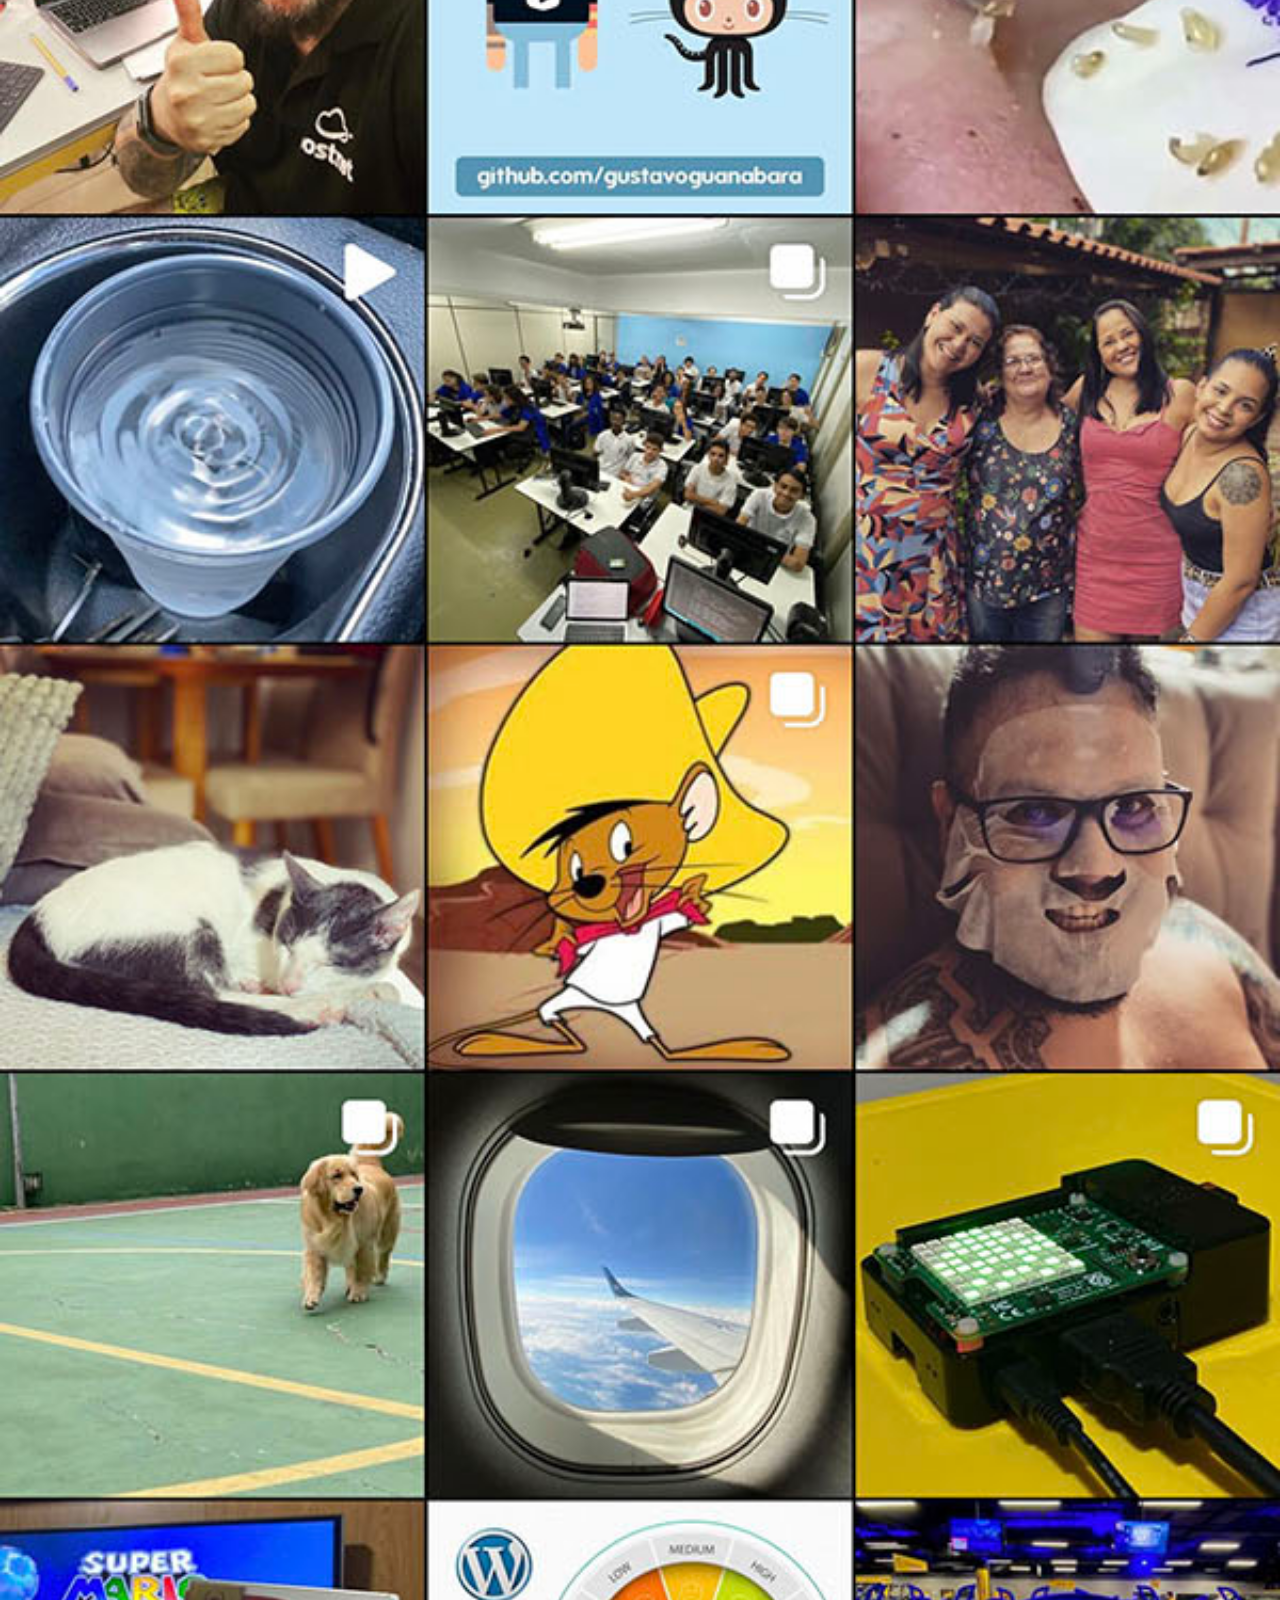
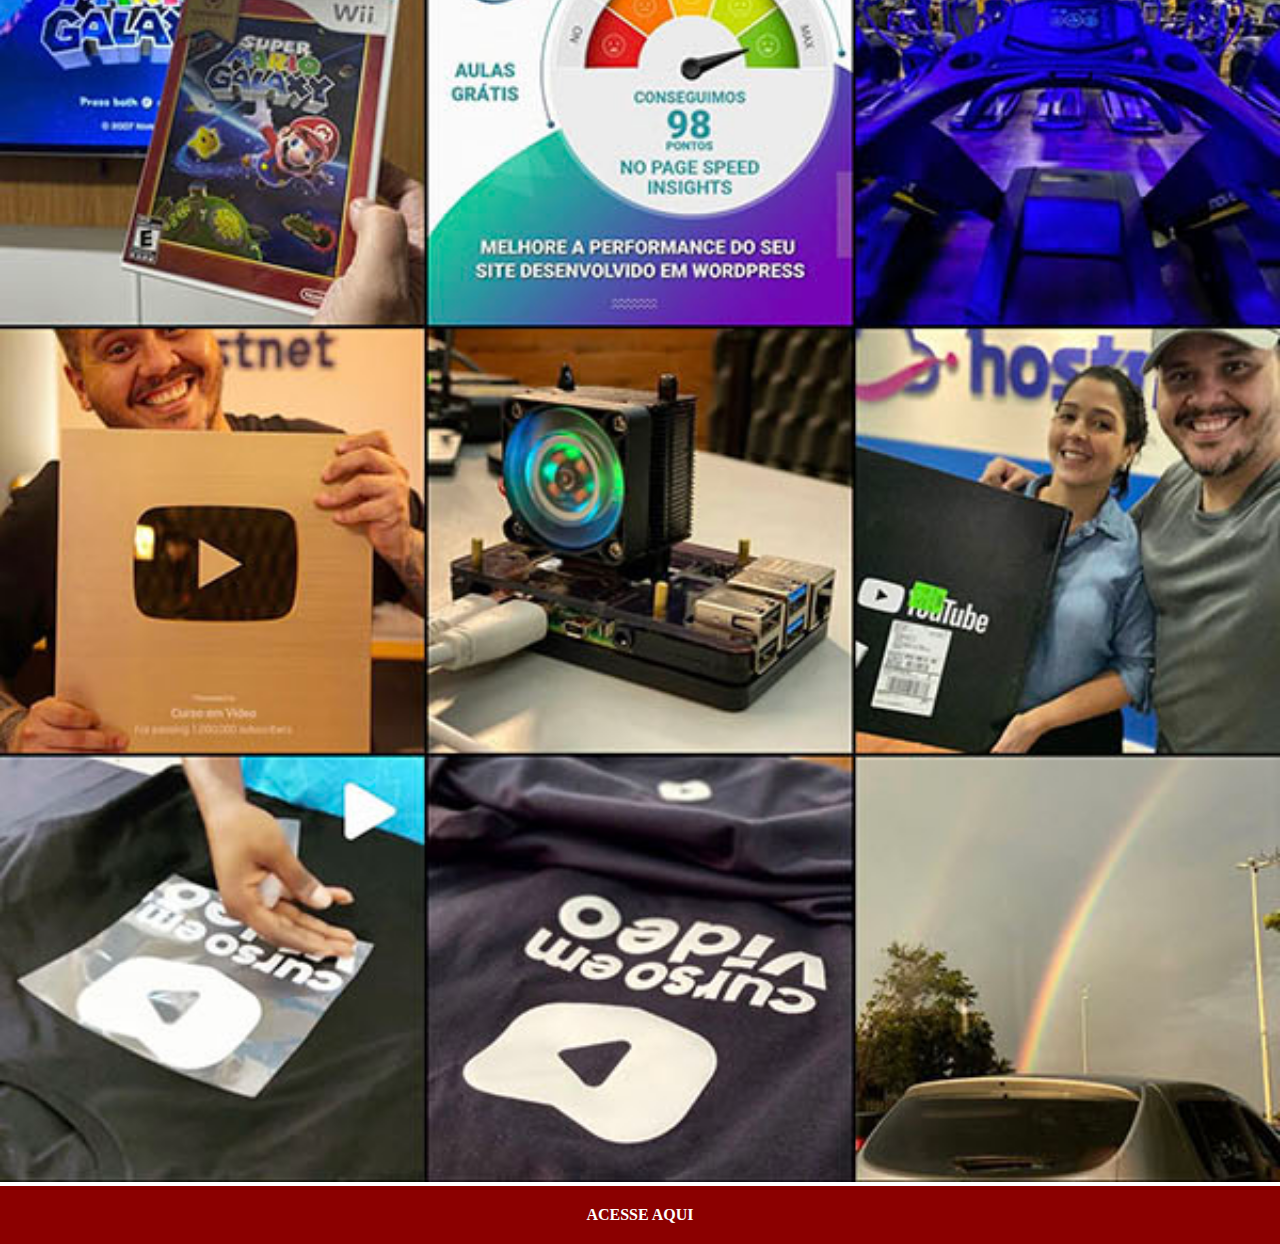
<file: instagran.html>
<!DOCTYPE html>
<html lang="pt-br">
<head>
    <meta charset="UTF-8">
    <meta name="viewport" content="width=device-width, initial-scale=1.0">
    <title>Istagran</title>
    <link rel="stylesheet" href="estilos/social.css">
</head>
<body>
    <img src="imagens/tela-instagram.jpg" alt="instagram">
    <a href="https://www.instagram.com/direct/inbox/">ACESSE AQUI</a>
</body>
</html>
</file>
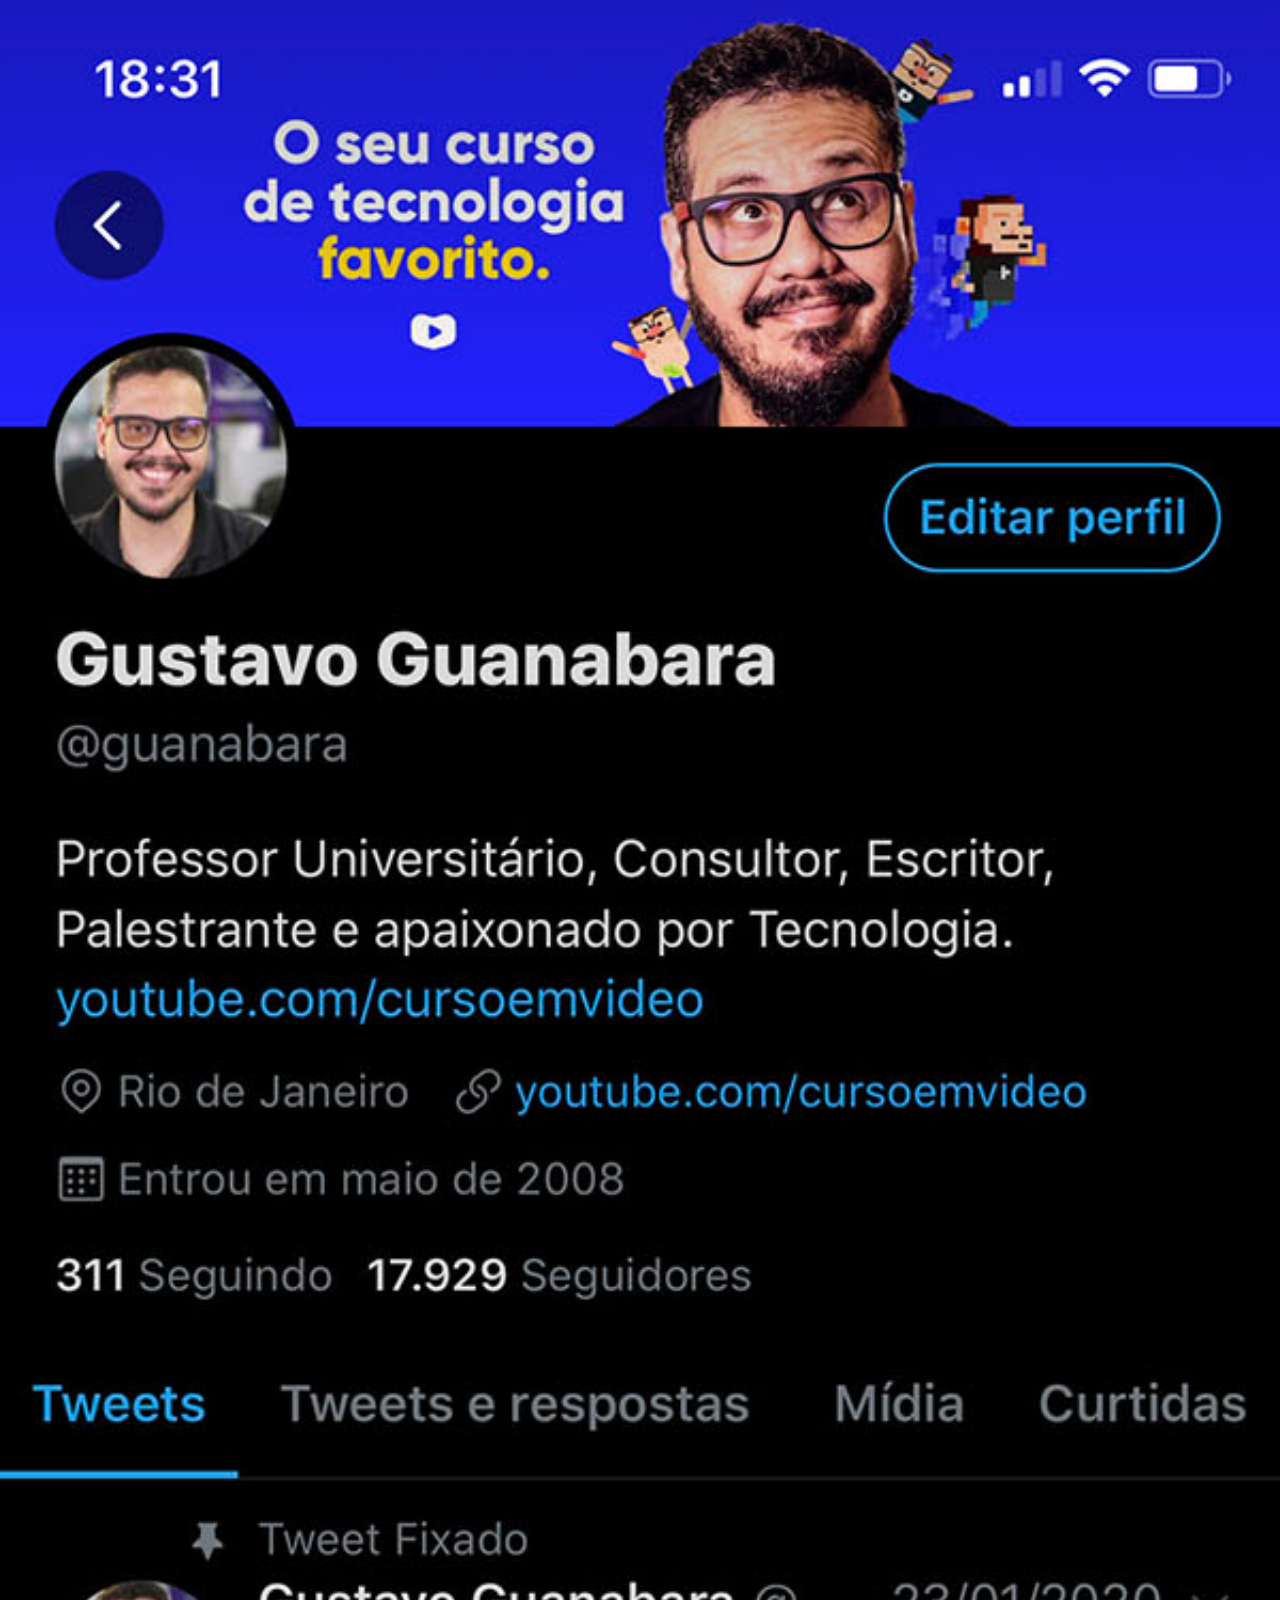
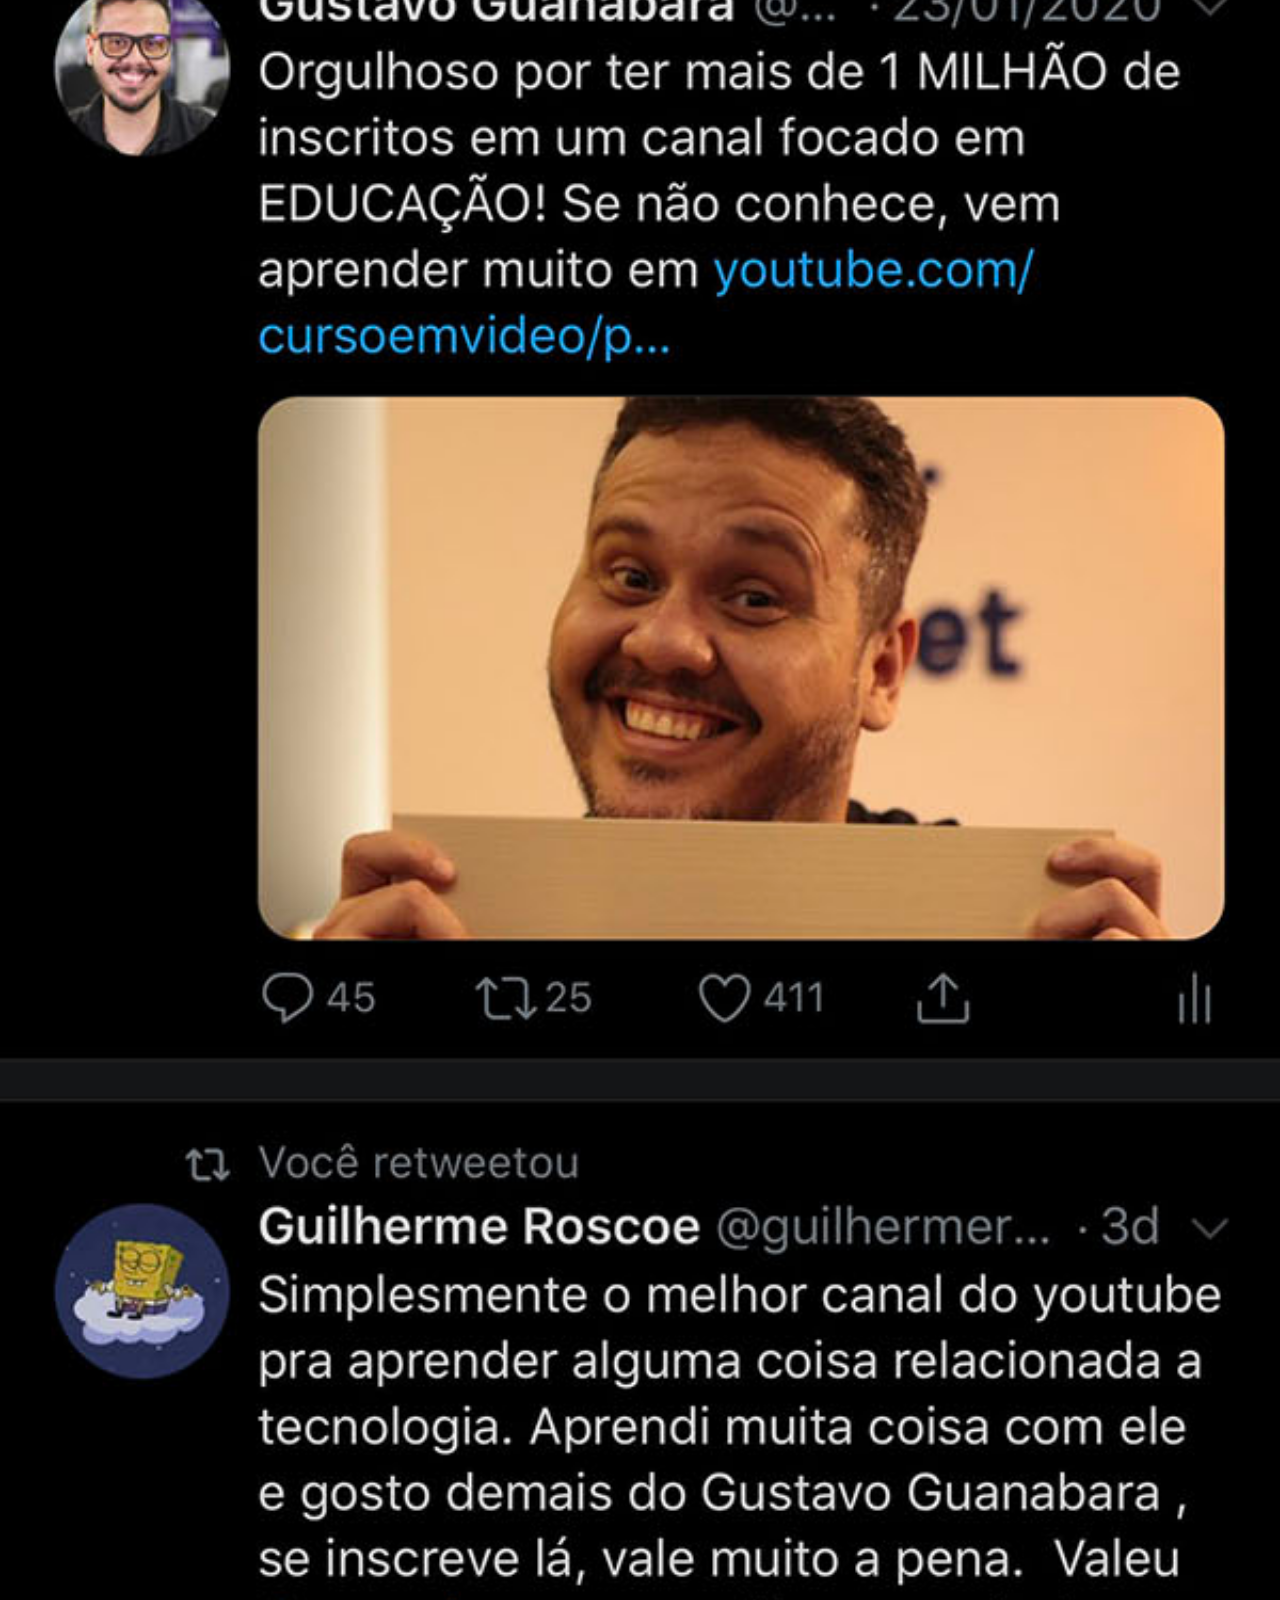
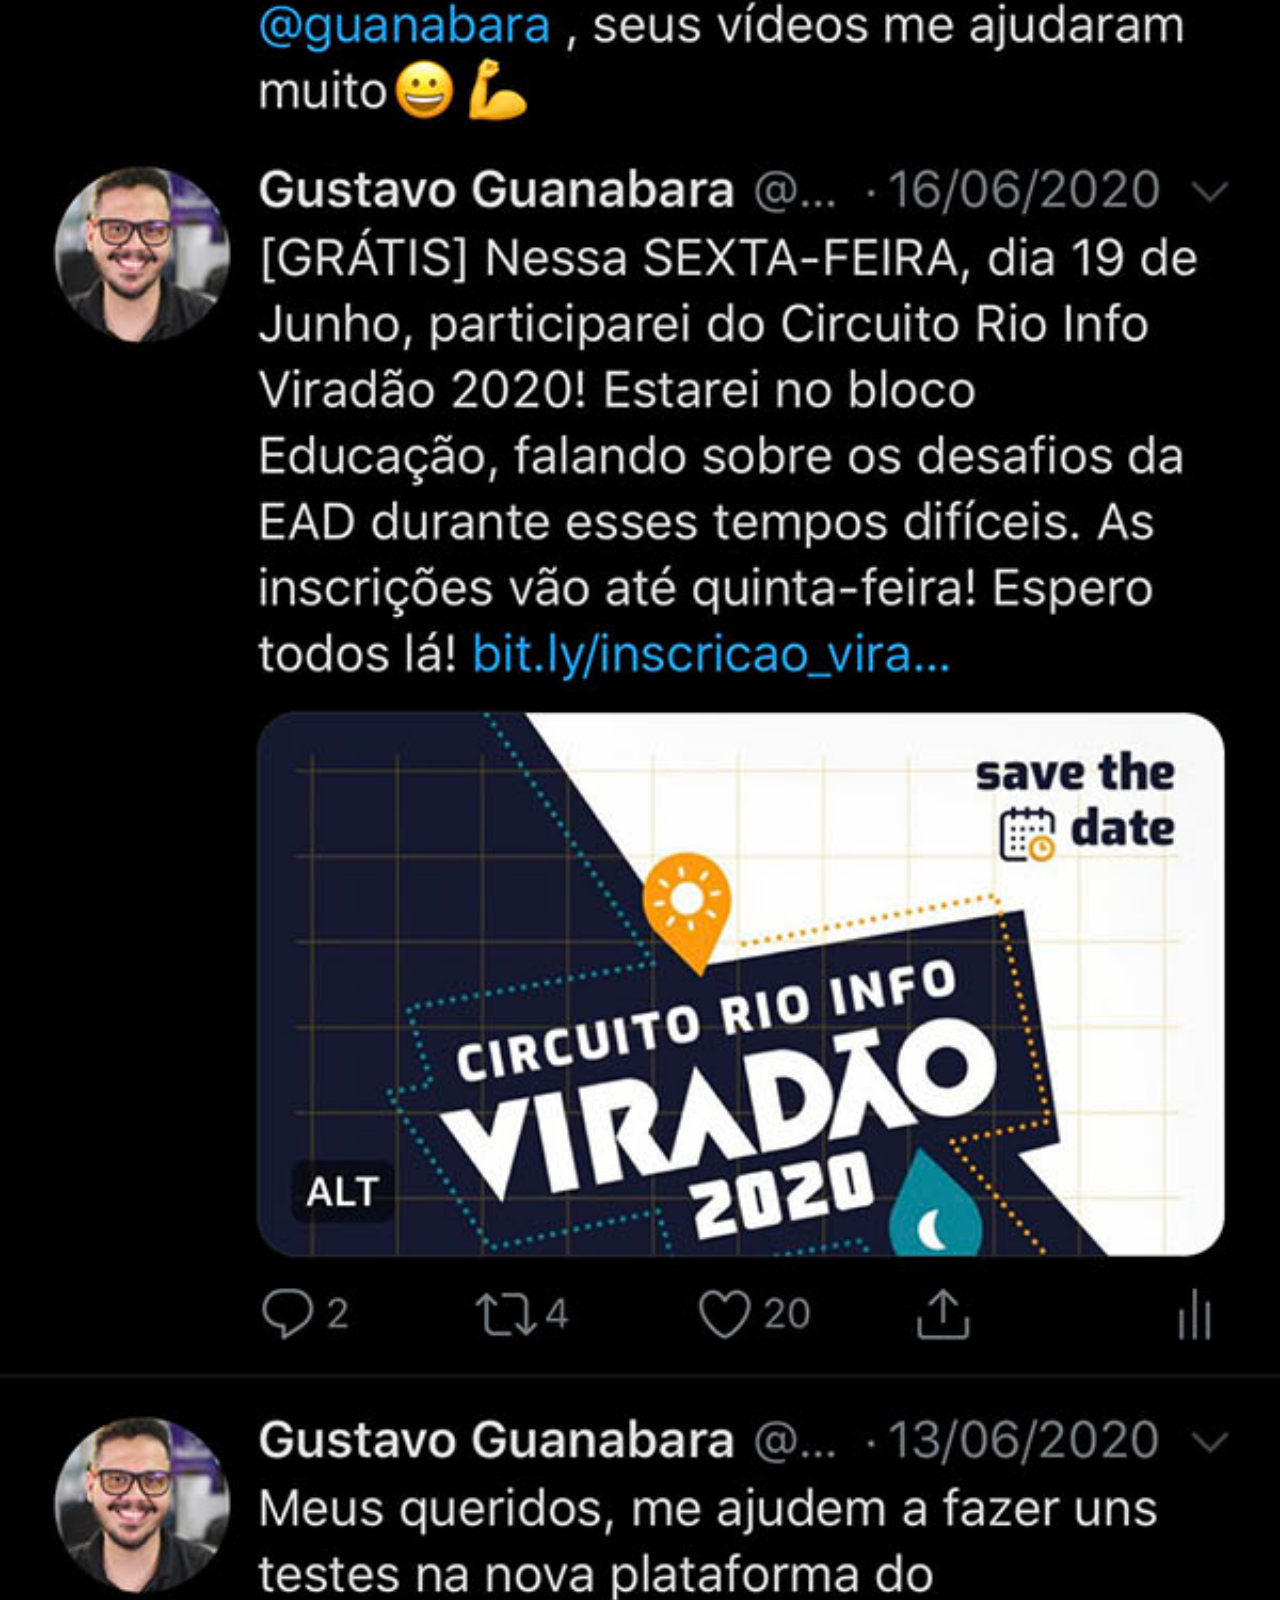
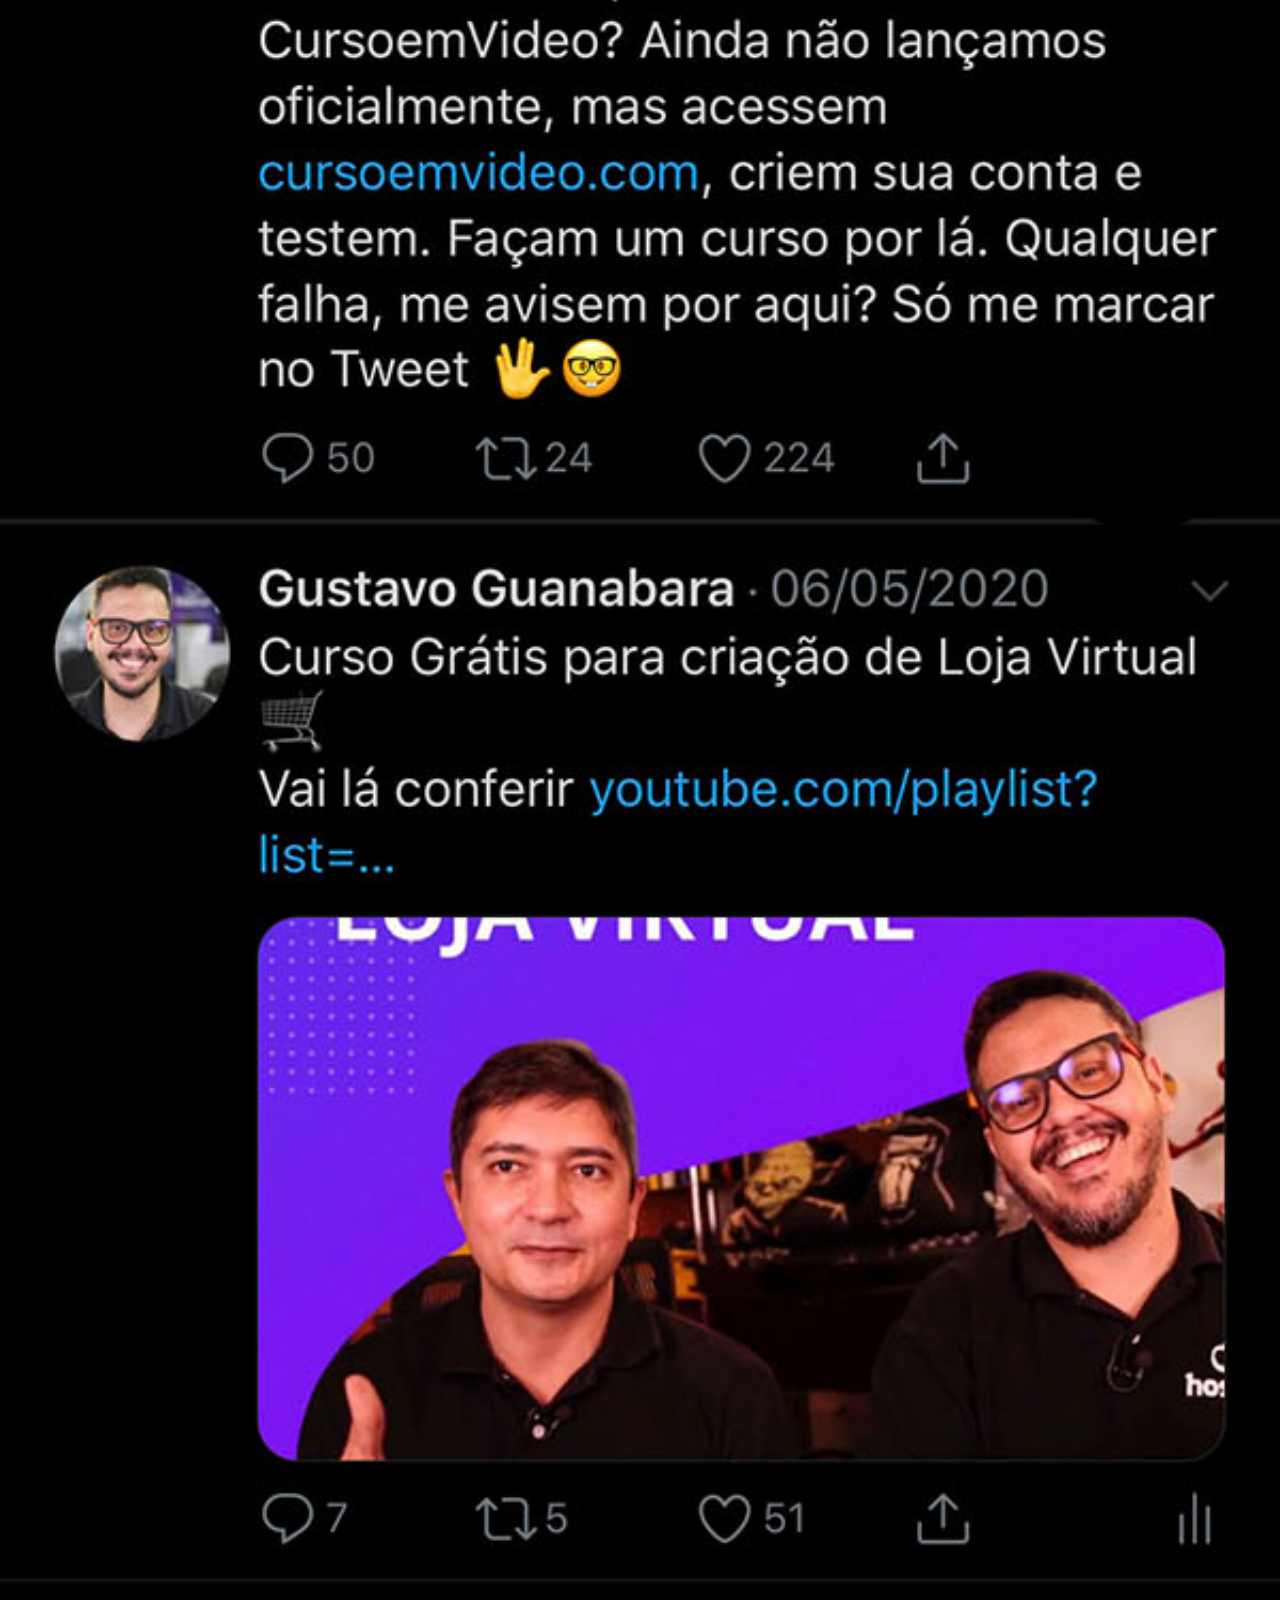
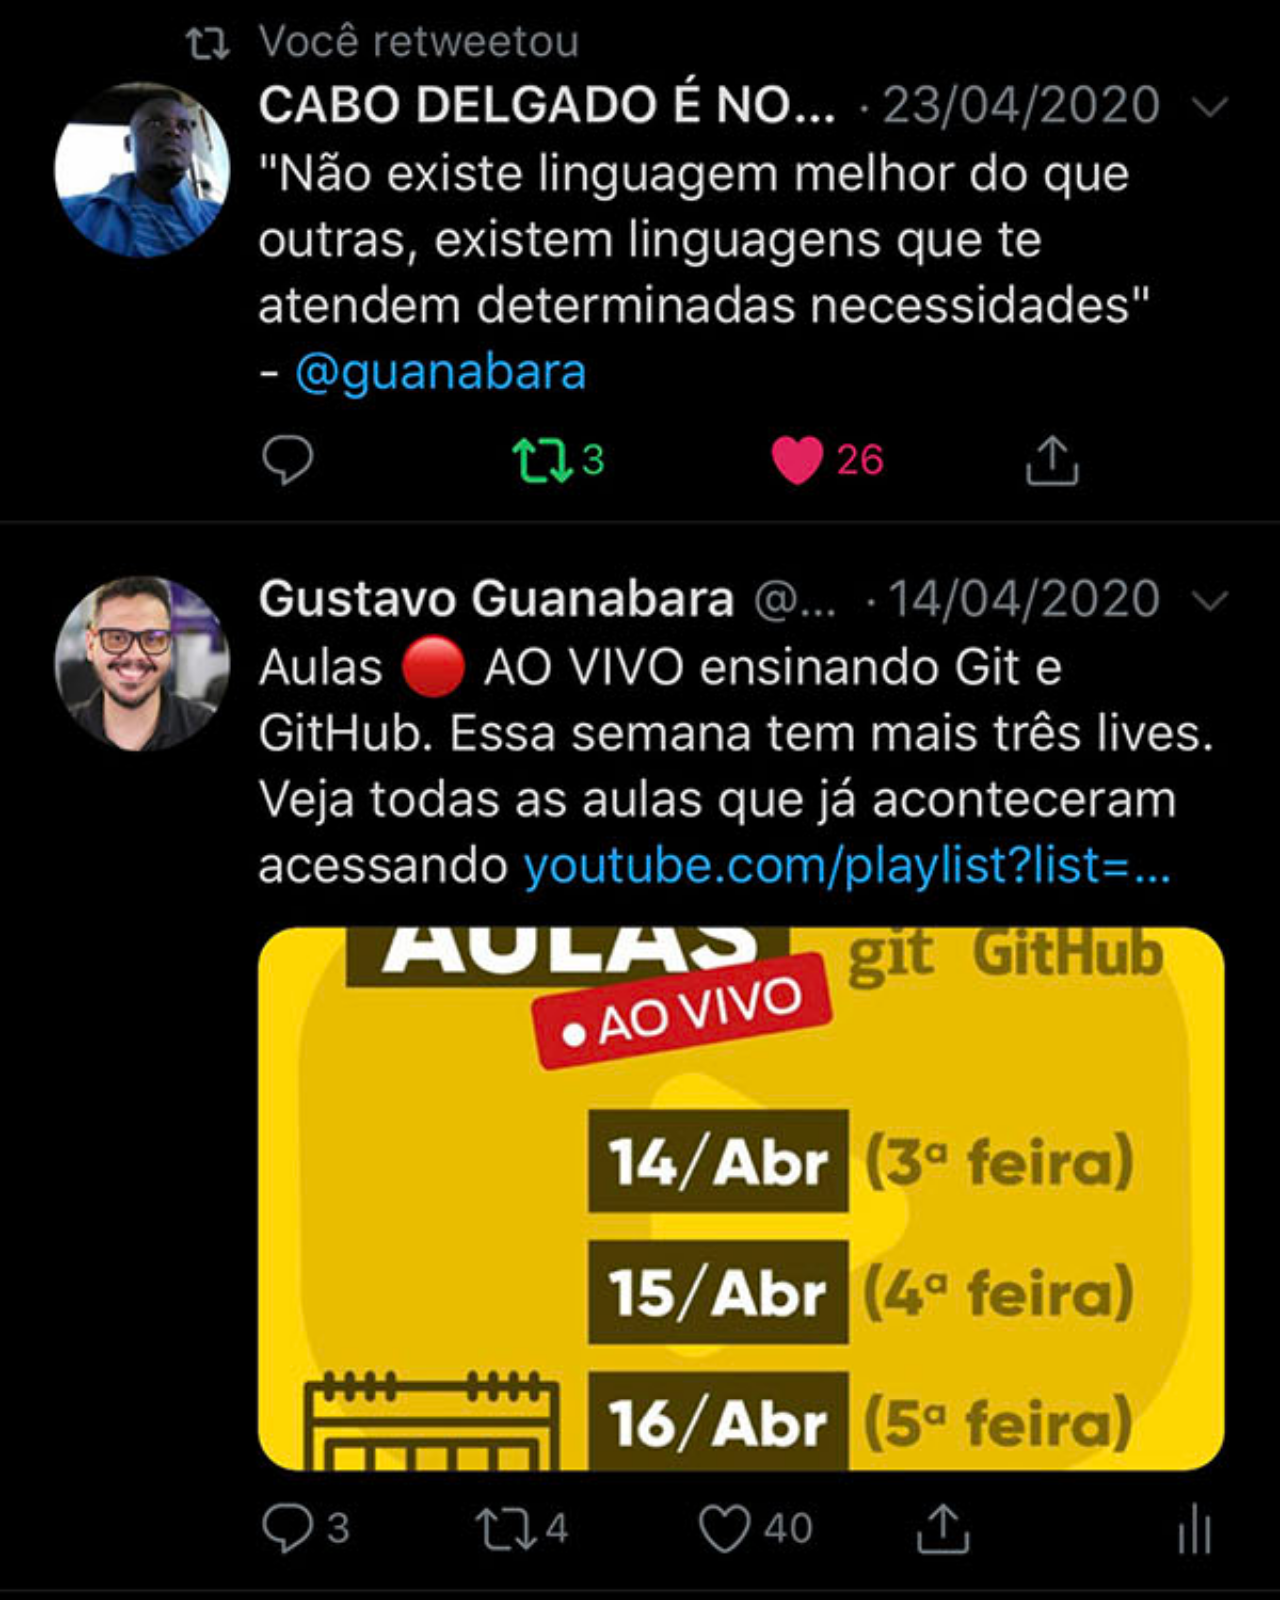
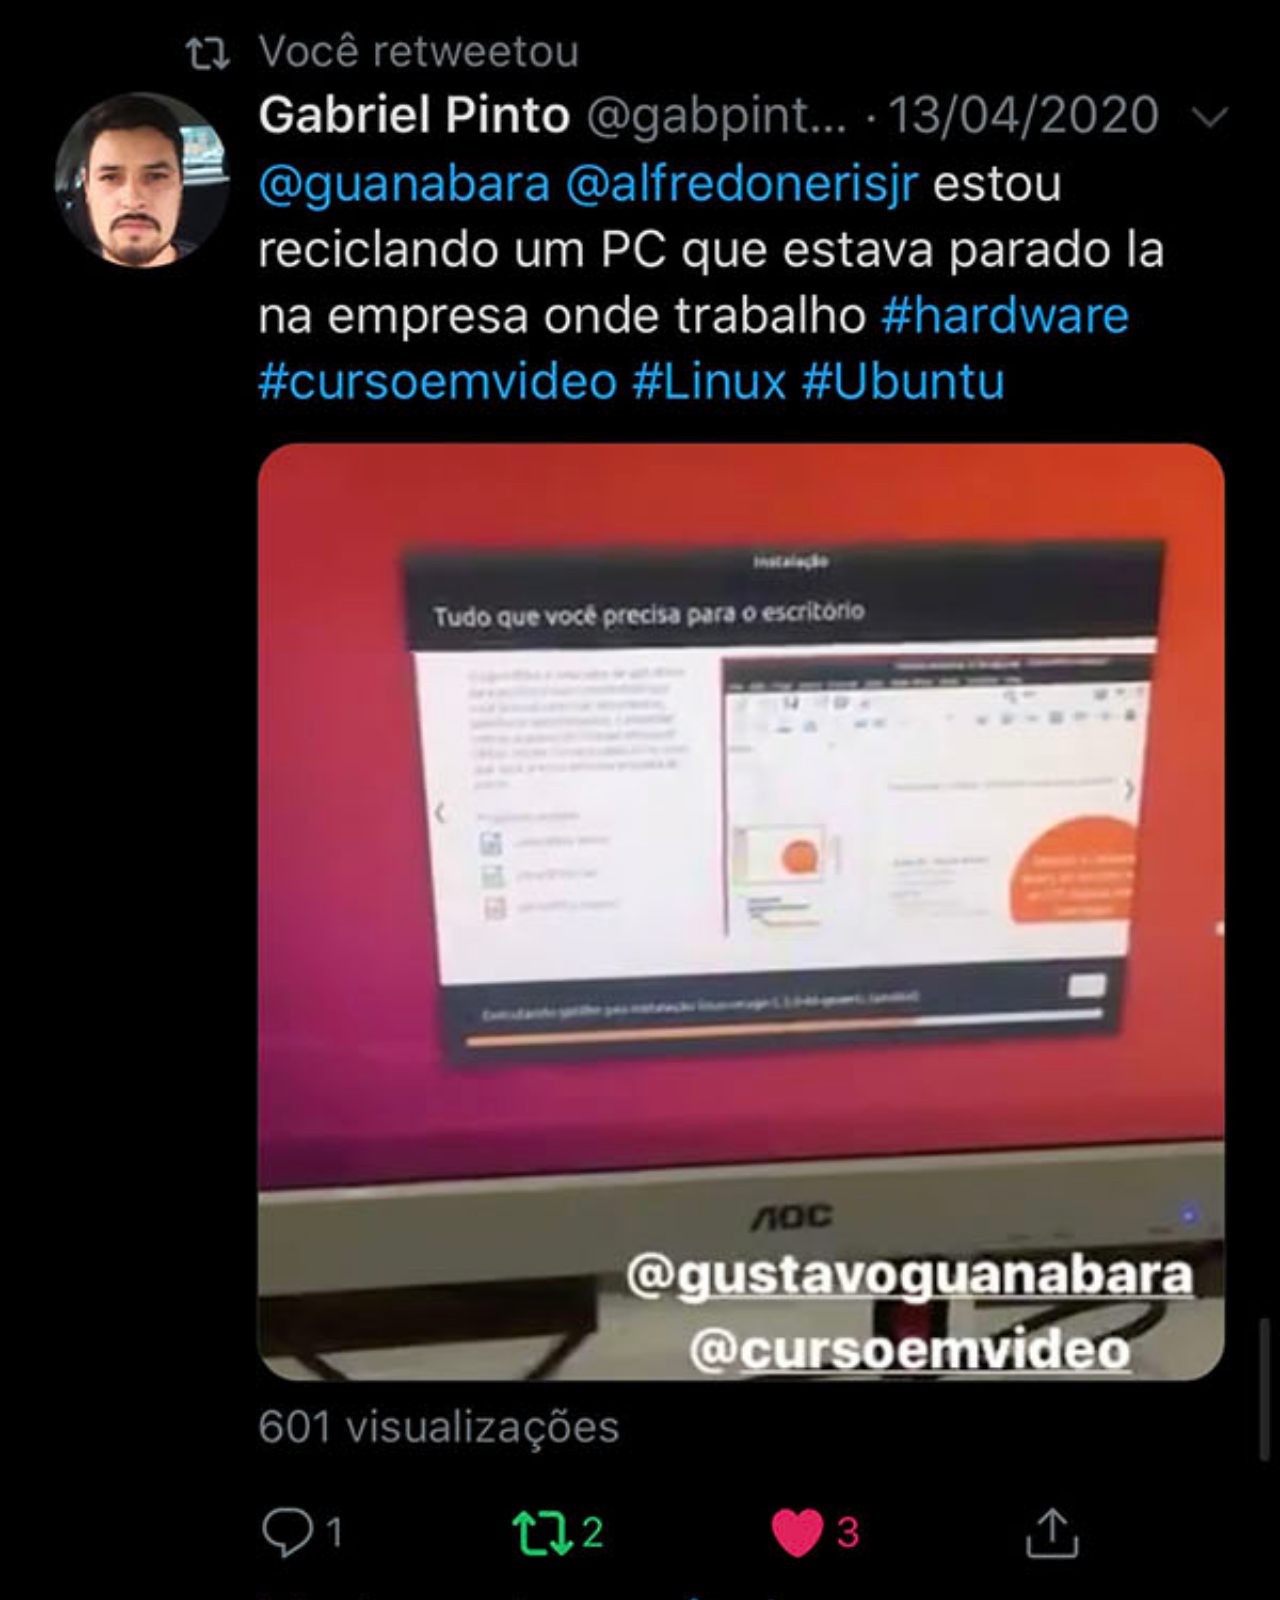
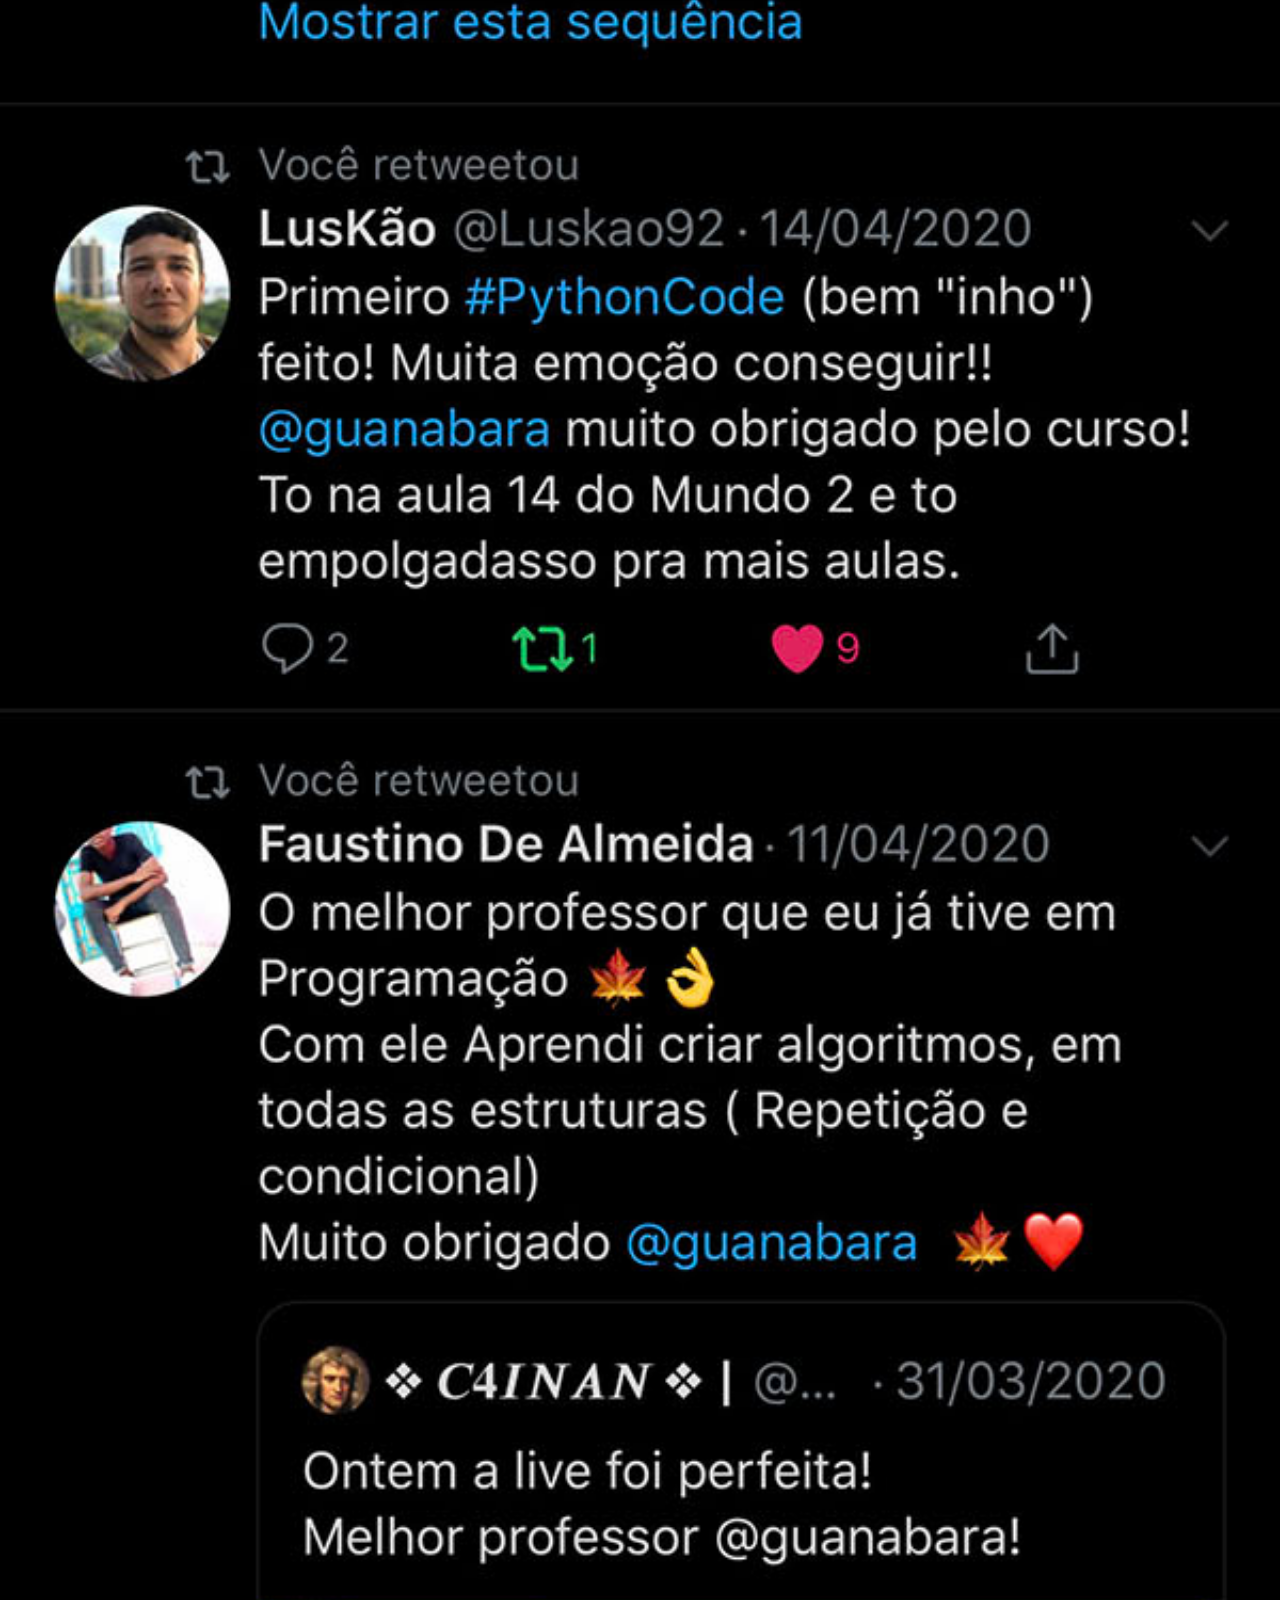
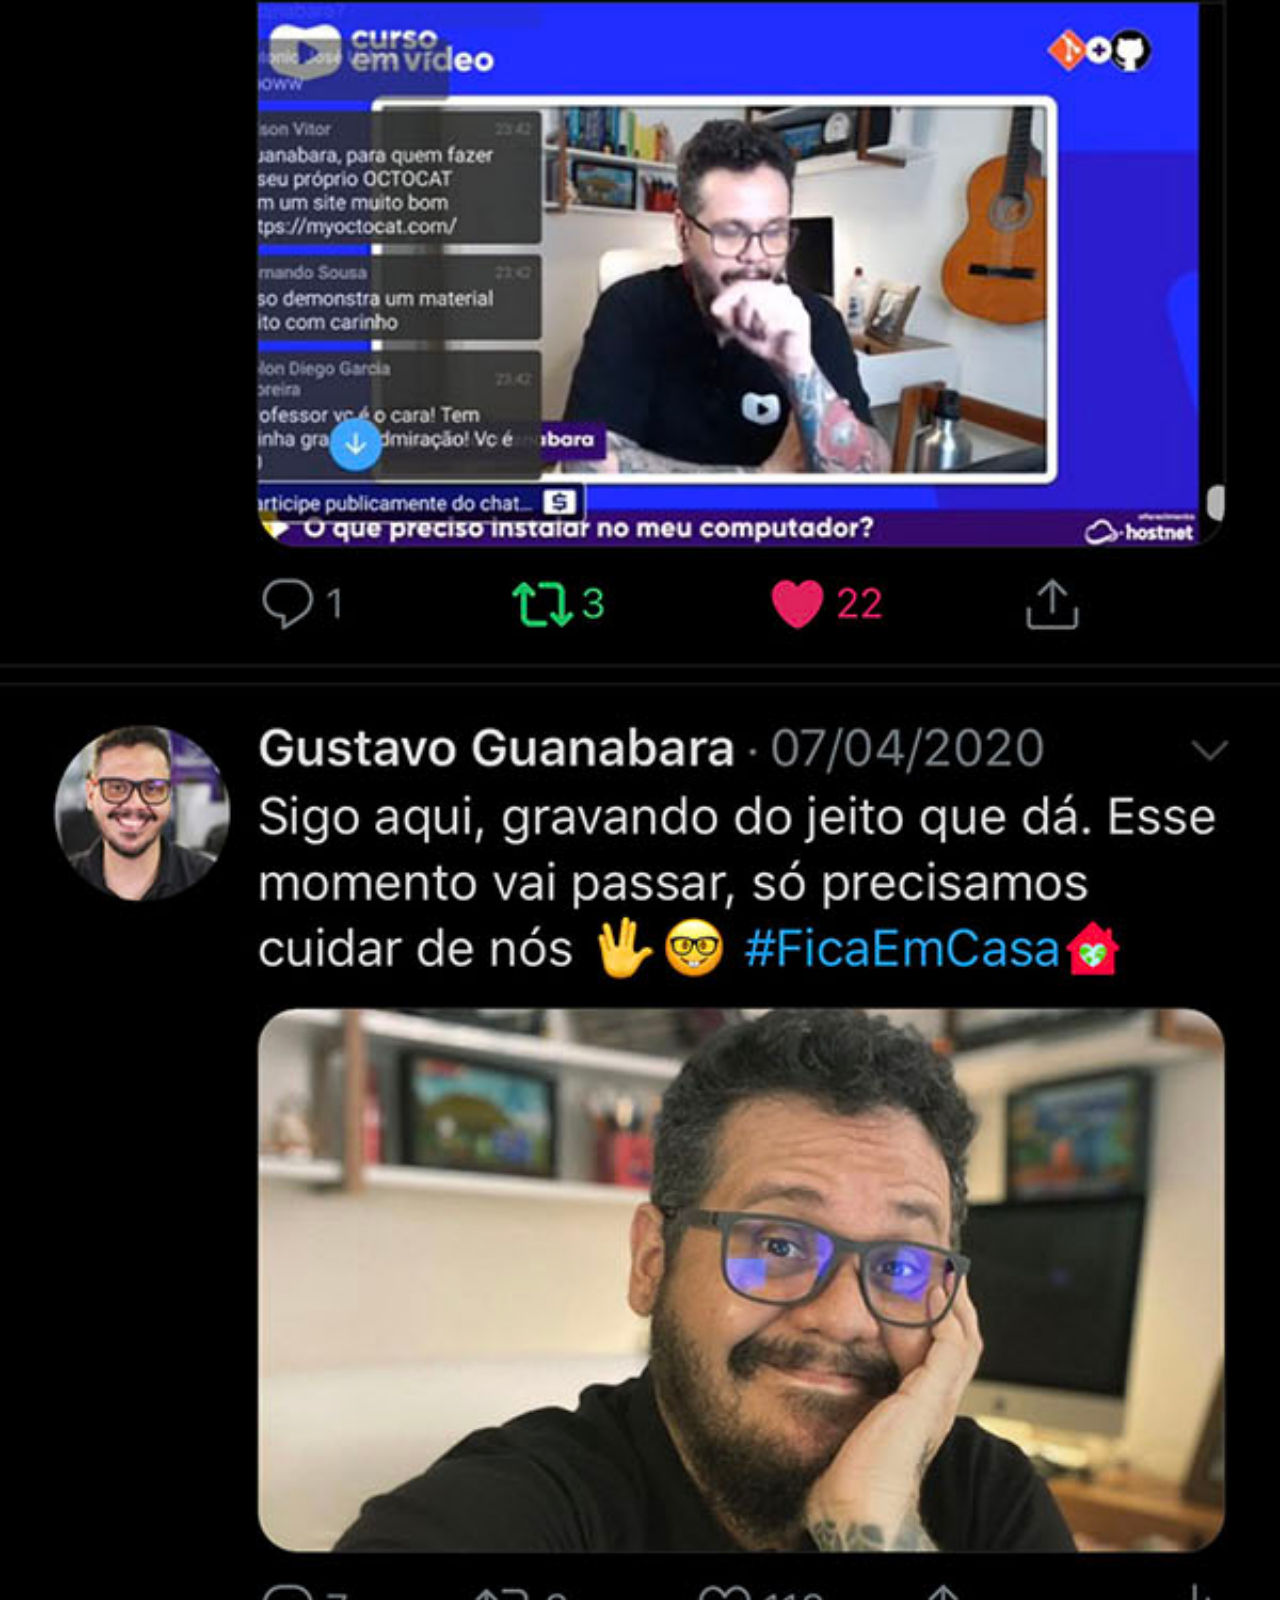
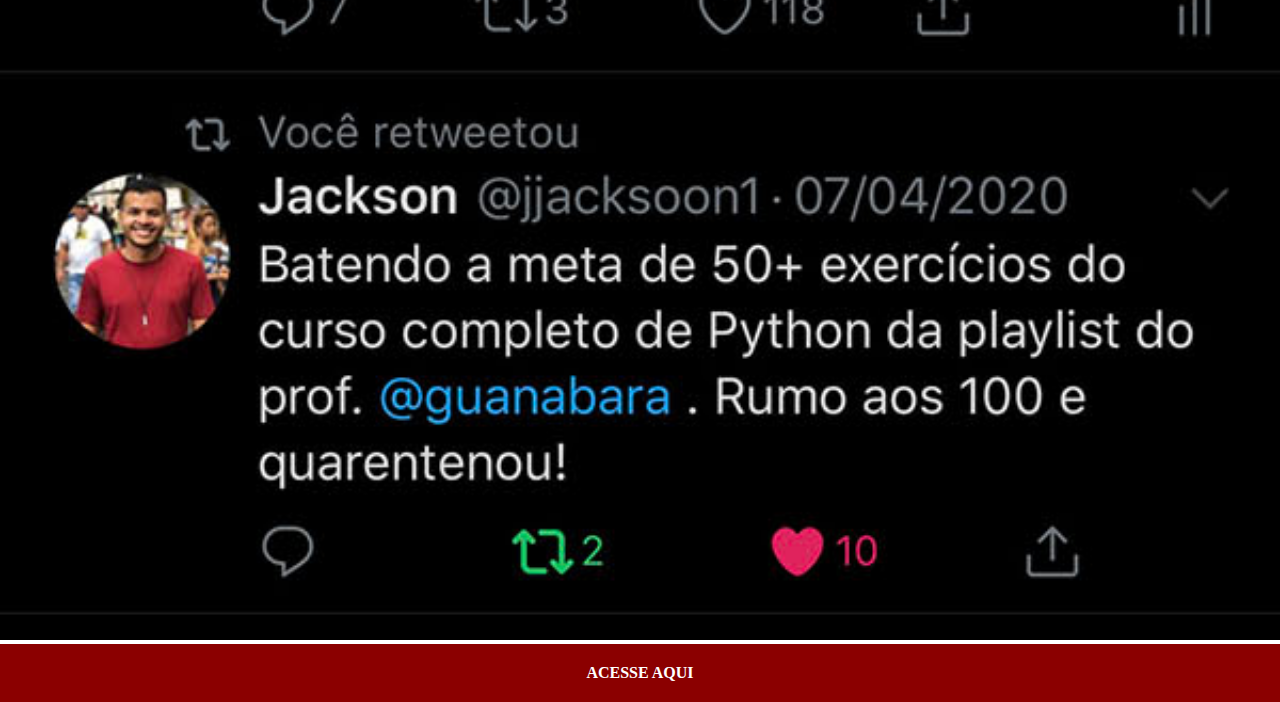
<file: twitter.html>
<!DOCTYPE html>
<html lang="pt-br">
<head>
    <meta charset="UTF-8">
    <meta name="viewport" content="width=device-width, initial-scale=1.0">
    <title>Twitter</title>
    <link rel="stylesheet" href="estilos/social.css">
</head>
<body>
    <img src="imagens/tela-twitter.jpg" alt="Twitter">
    <a href="https://twitter.com/home">ACESSE AQUI</a>
</body>
</html>
</file>
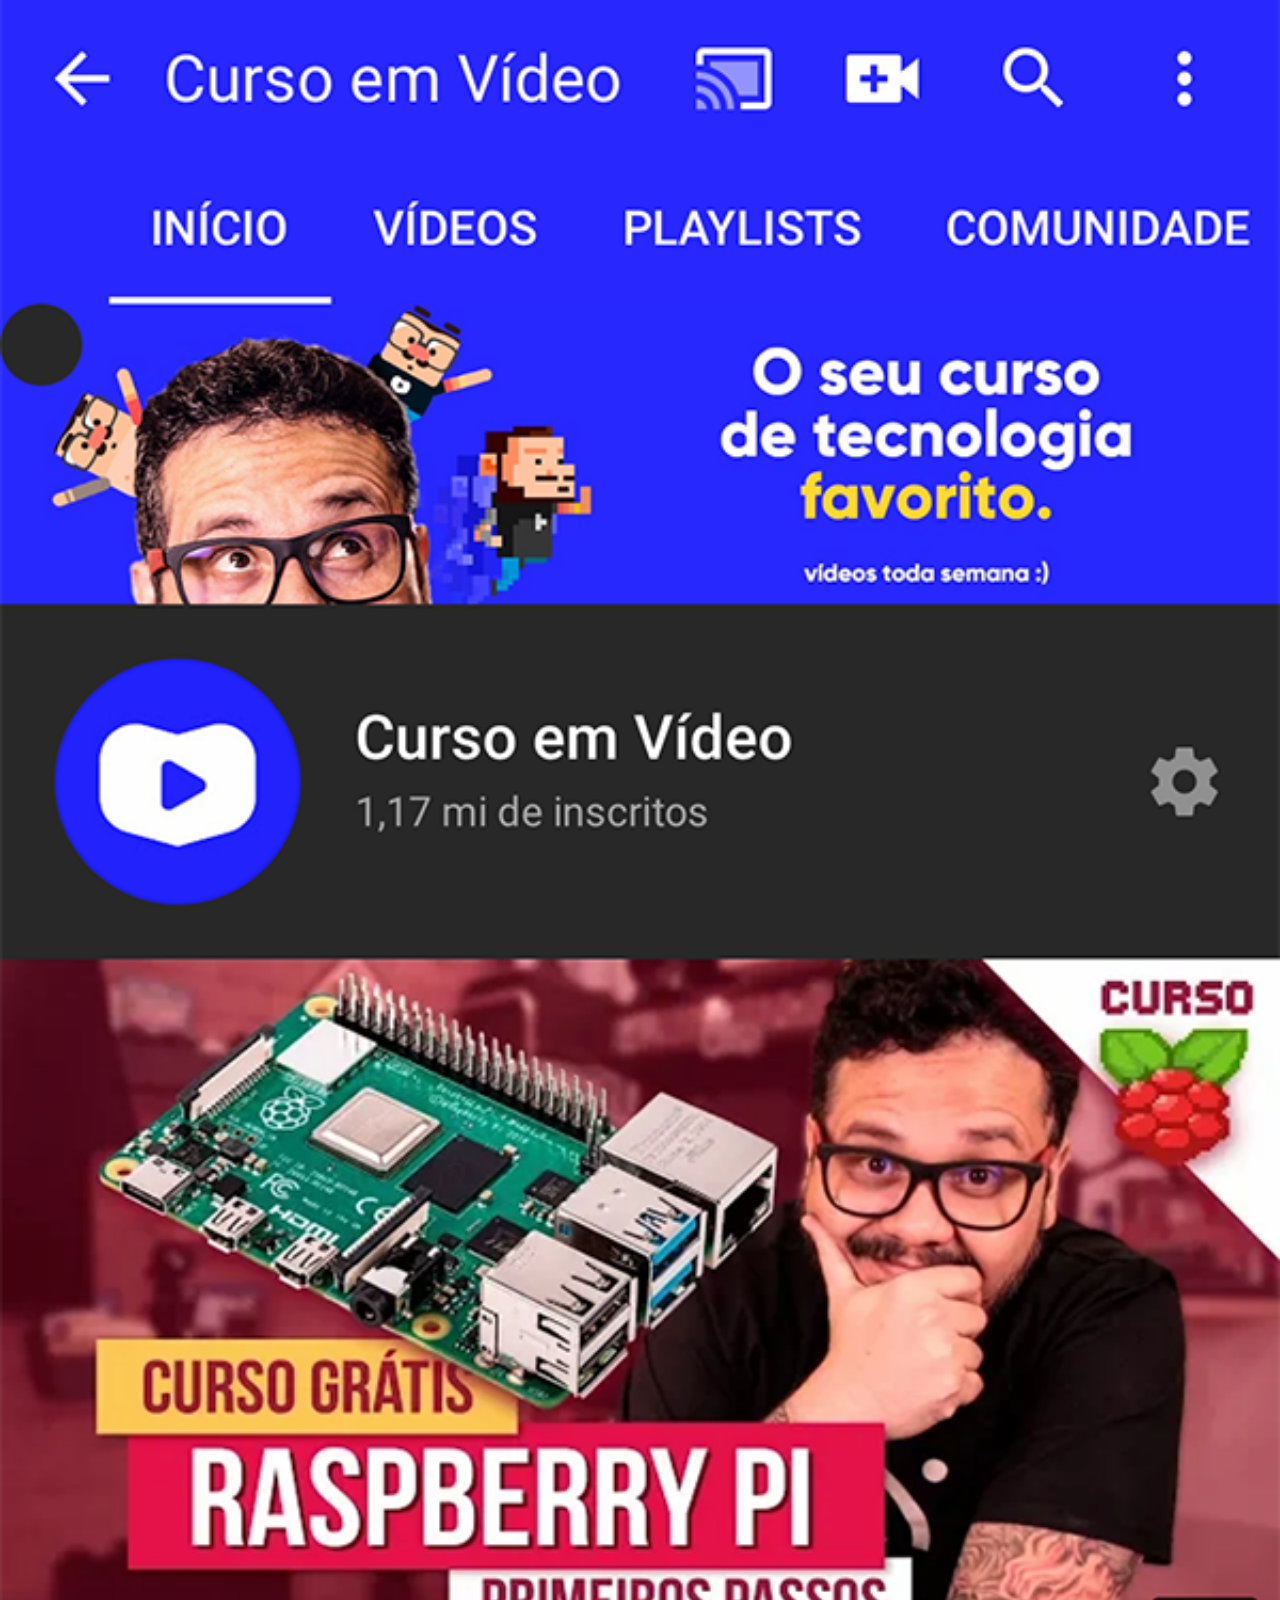
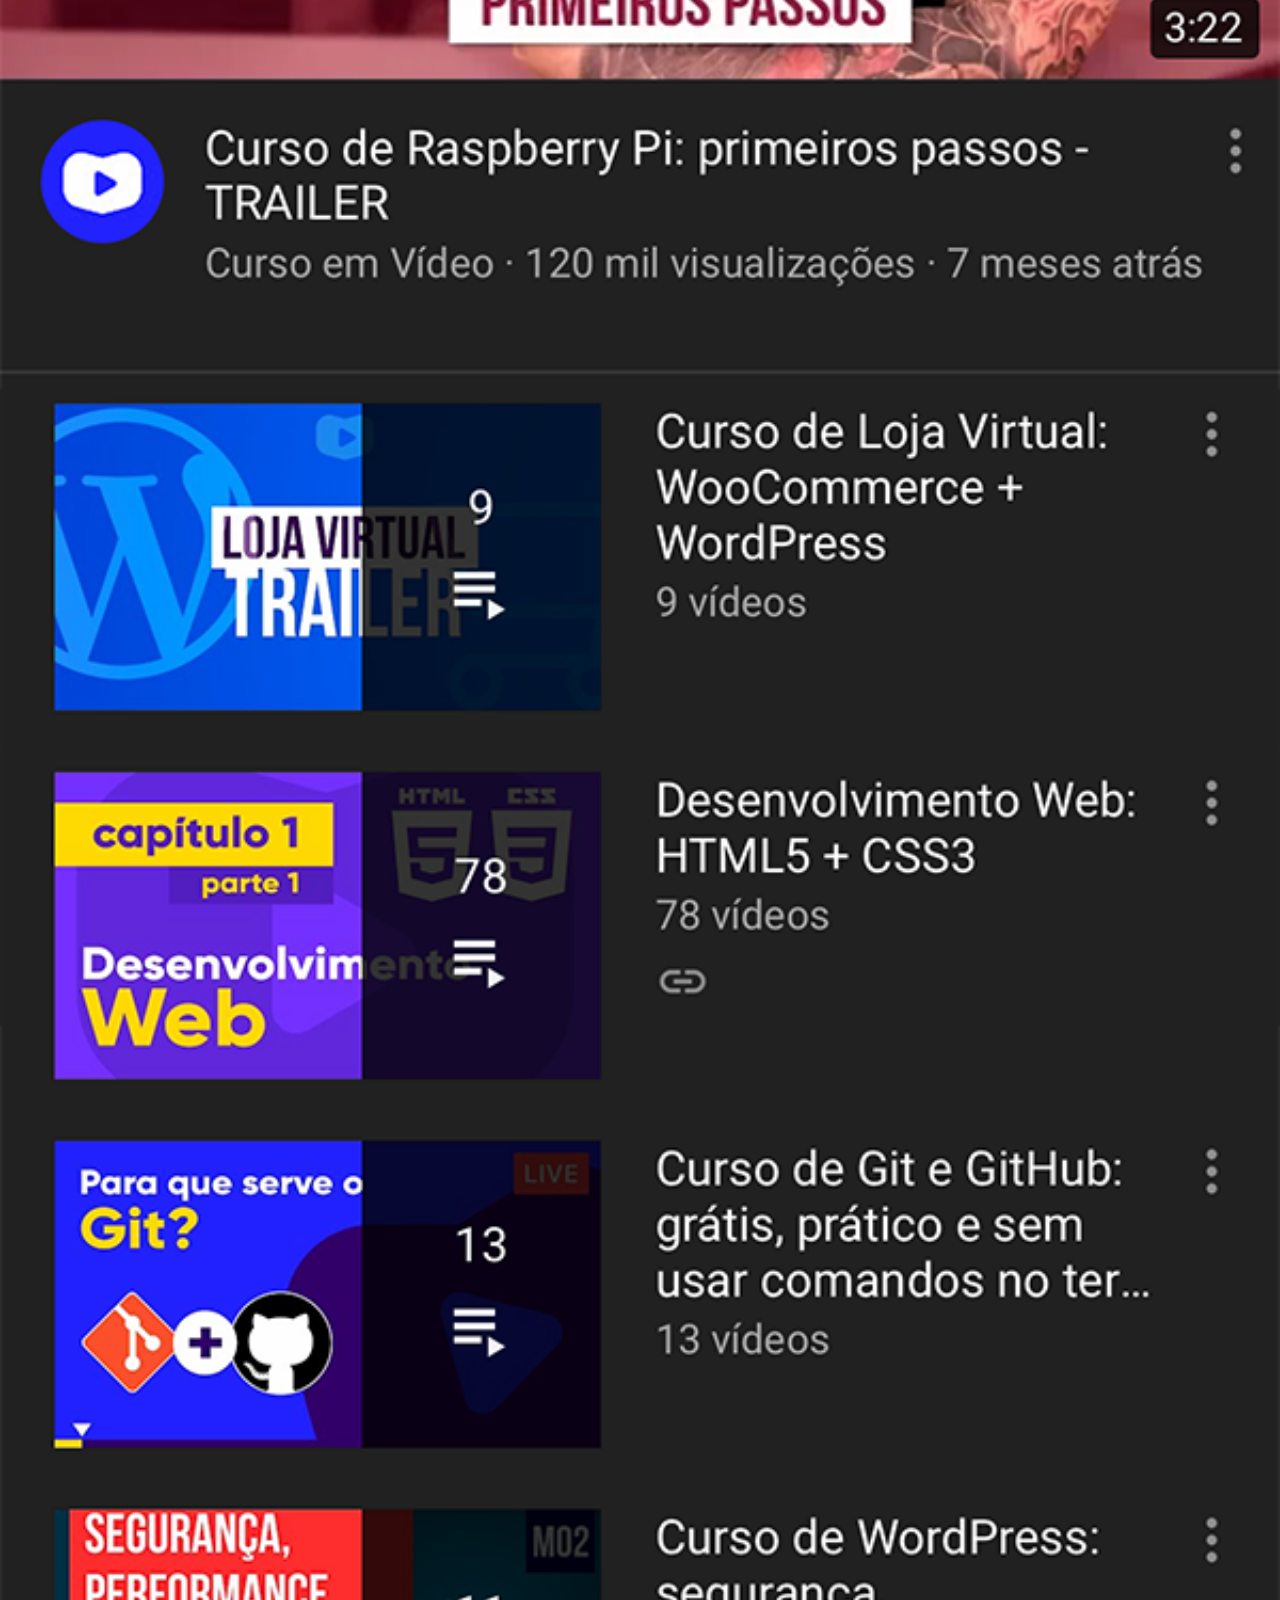
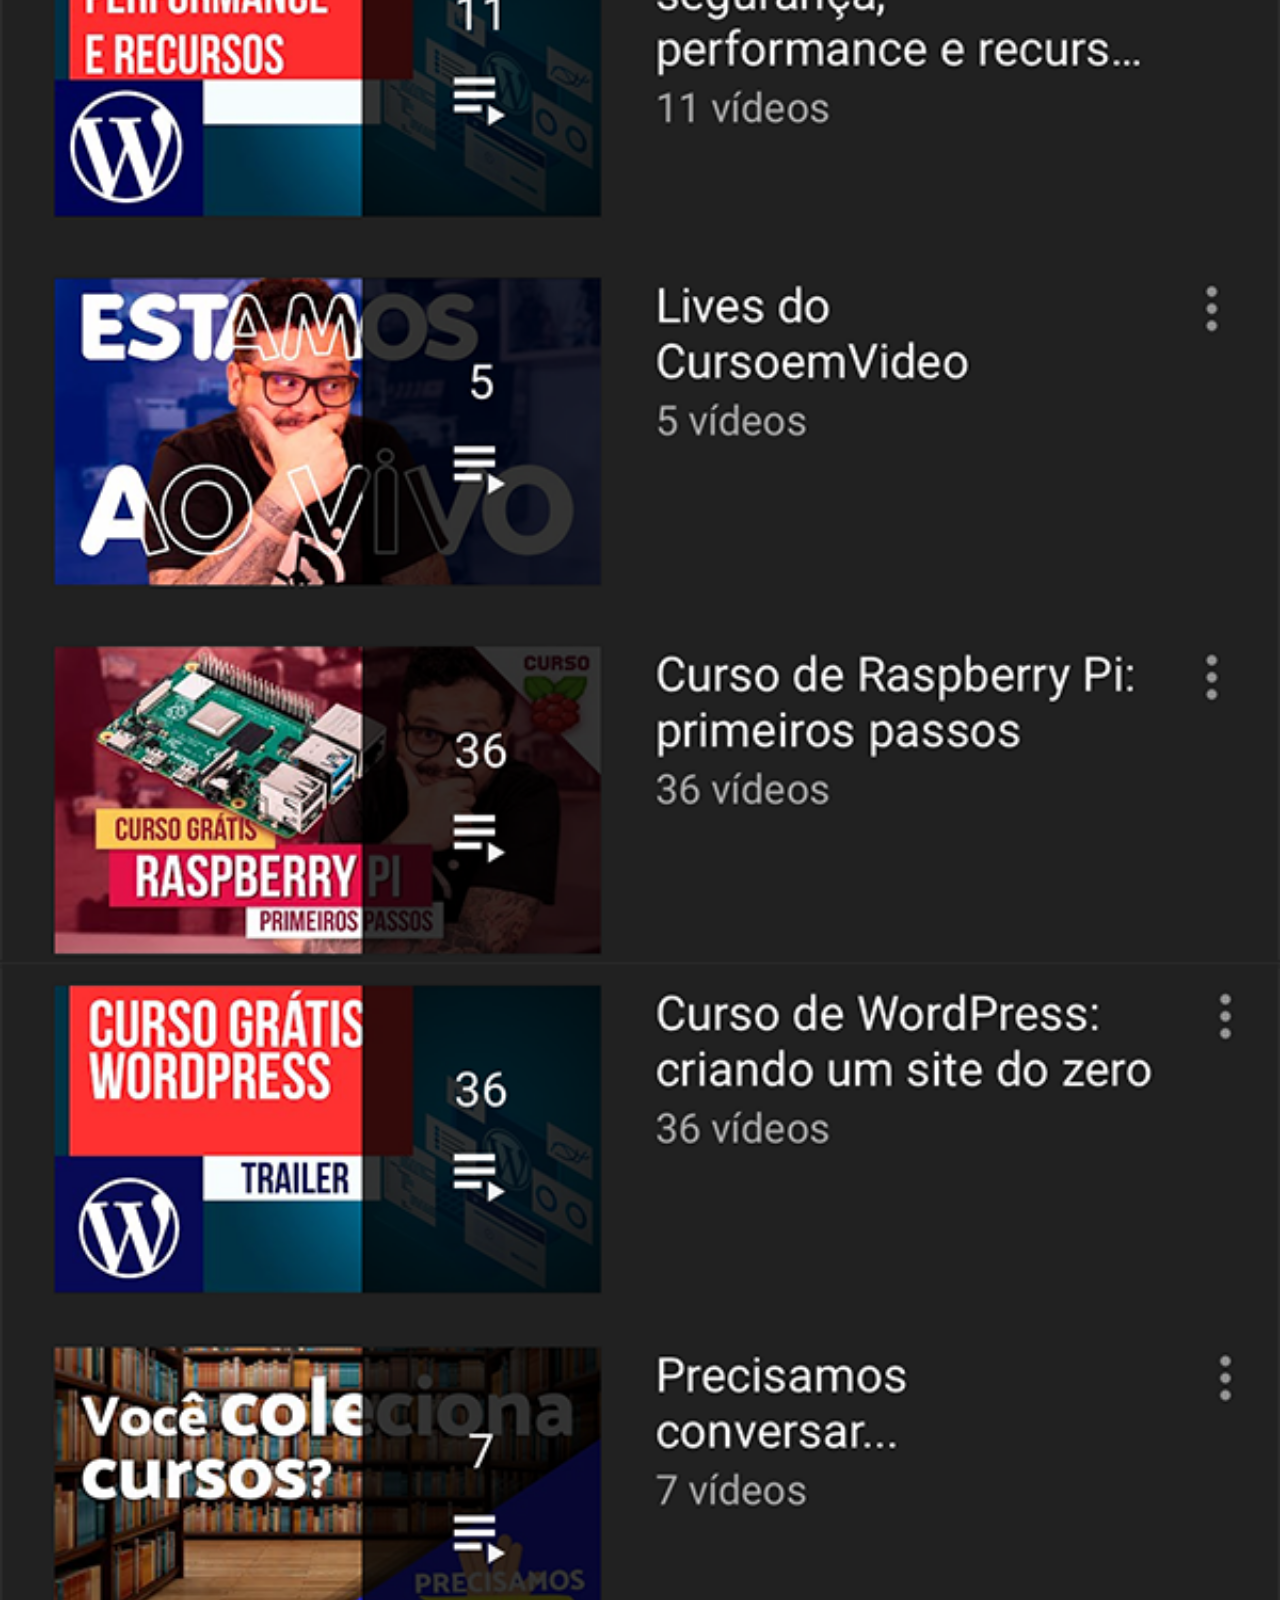
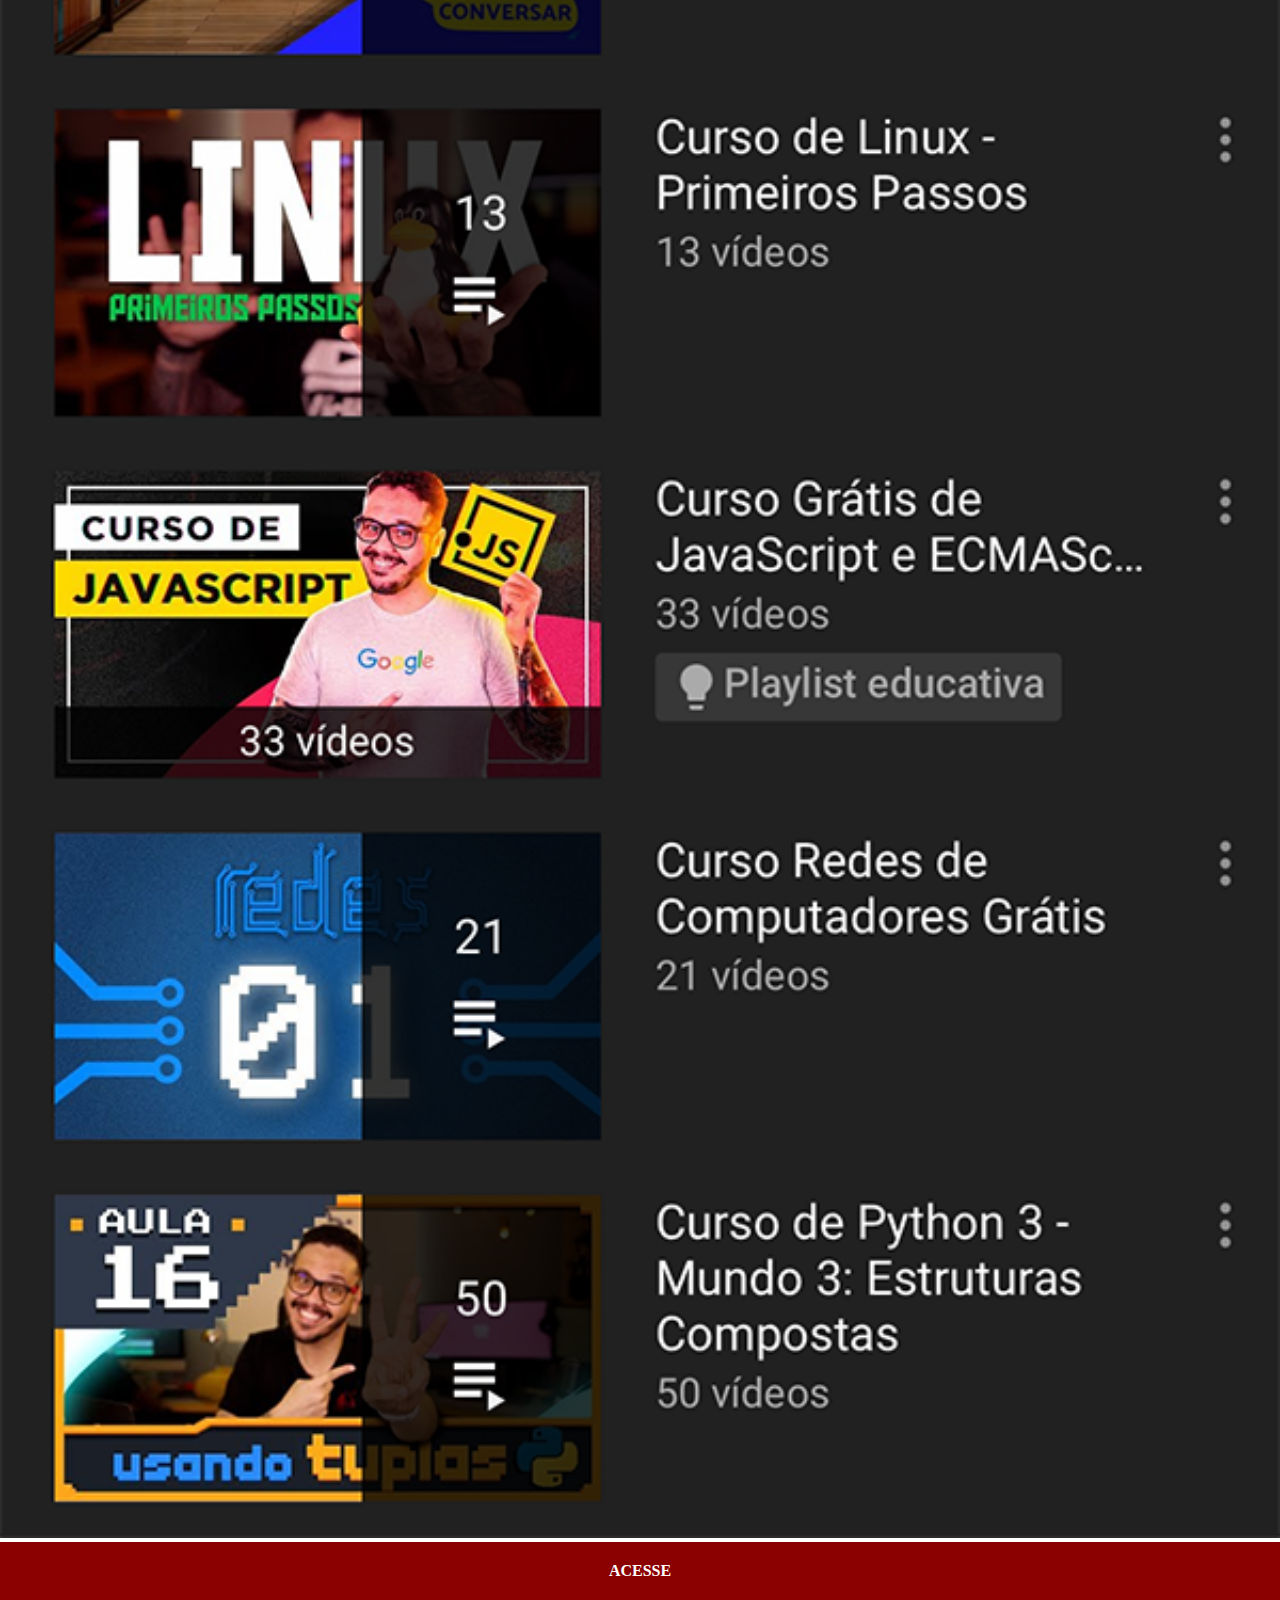
<file: youtube.html>
<!DOCTYPE html>
<html lang="en">
<head>
    <meta charset="UTF-8">
    <meta name="viewport" content="width=device-width, initial-scale=1.0">
    <title>You tube</title>
    <link rel="stylesheet" href="estilos/social.css">

</head>
<body>
    <img src="imagens/tela-youtube.png" alt="youtube">
    <a href="https://www.youtube.com/@CursoemVideo" target="_blank">ACESSE</a>
</body>
</html>
</file>
<file: estilo/style.css>
@charset "UTF-8";
*{
    margin: 0px;
    padding: 0px;
    font-family: Arial, Helvetica, sans-serif;
}
html,body{
    height: 100vh;
    width: 100vw;
    background-color: black;

}
body{
    background: url(../imagens/fundo-madeira.jpg)
    no-repeat top center;
    background-size: cover;
    background-attachment: fixed; 
}
main{
    height:100vh;
    position: relative;
    
}
section#telefone{
    position: absolute;
    top: 50%;
    left: 50%;
    transform: translate(-50%, -50%);
    height: 627px;
    width: 311px;
    
    background:  url(../imagens/frame-iphone.png) no-repeat;
}
iframe#tela{
    position: relative;
    top: 80px;
    left: 21px;
    height: 472px;
    width: 269px;
}
section#redes-socias img{
width: 50px;
border-radius: 50%;
margin: 10px;
border: 1px solid rgba(255, 255, 255, 0.322);
box-shadow: 1px 3px 10px rgba(0, 0, 0, 0.555);
}
section#redes-socias{
    text-align: right;

}
section#redes-socias img:hover{
border: 1px solid white;
transform: translate(-3px, -3px);
box-shadow: 4px 5px 15px black;
transition:transform .2s, border .2s ;
}
</file>
<file: estilos/social.css>
@charset "UTF-8";
*{
    margin: 0px;
    padding: 0PX;

}
::-webkit-scrollbar{
    width: 0px;
    height: 0px;
}
img{
    width: 100vw;


}
a{
    display: block;
    background-color: darkred;
    color: white;
    font-weight: 700;
    text-decoration: none;
    padding: 20px;
    text-align: center;
    
}
a:hover{
    background-color: red;
    
}
</file>
